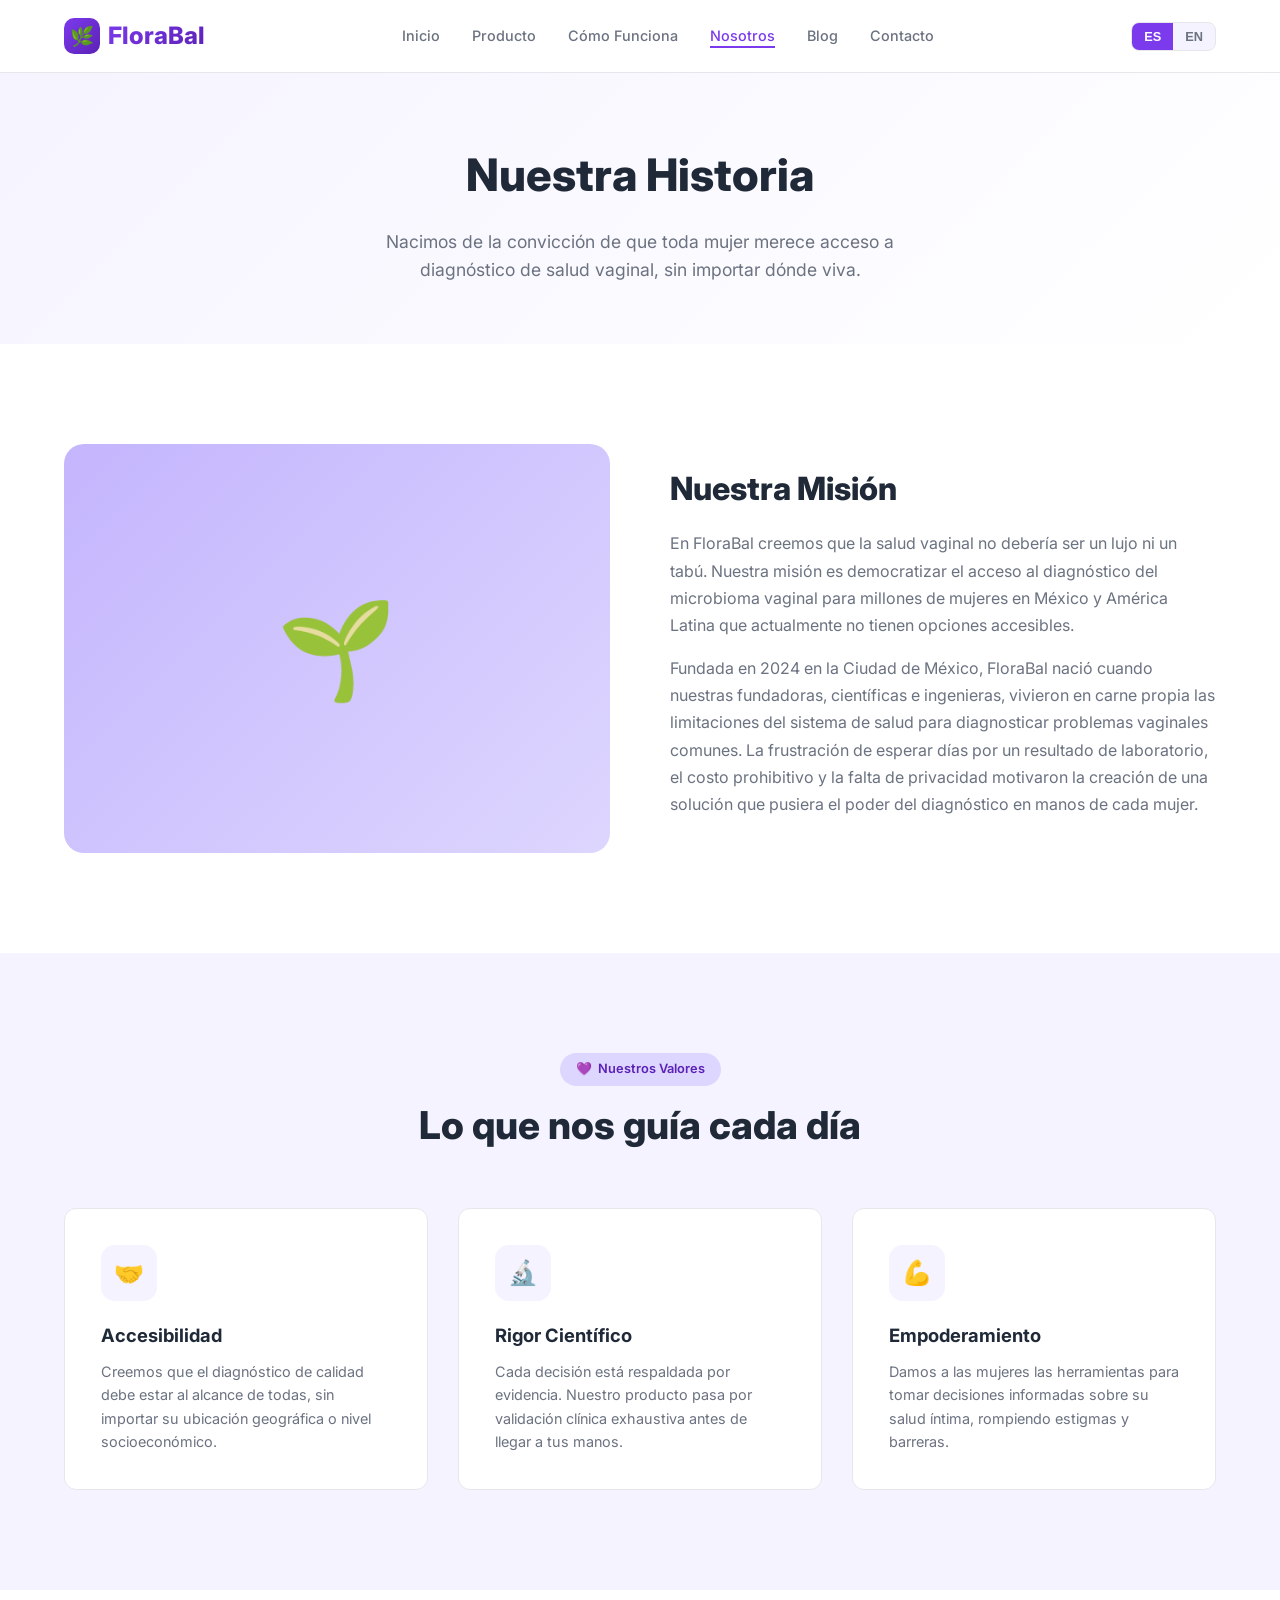
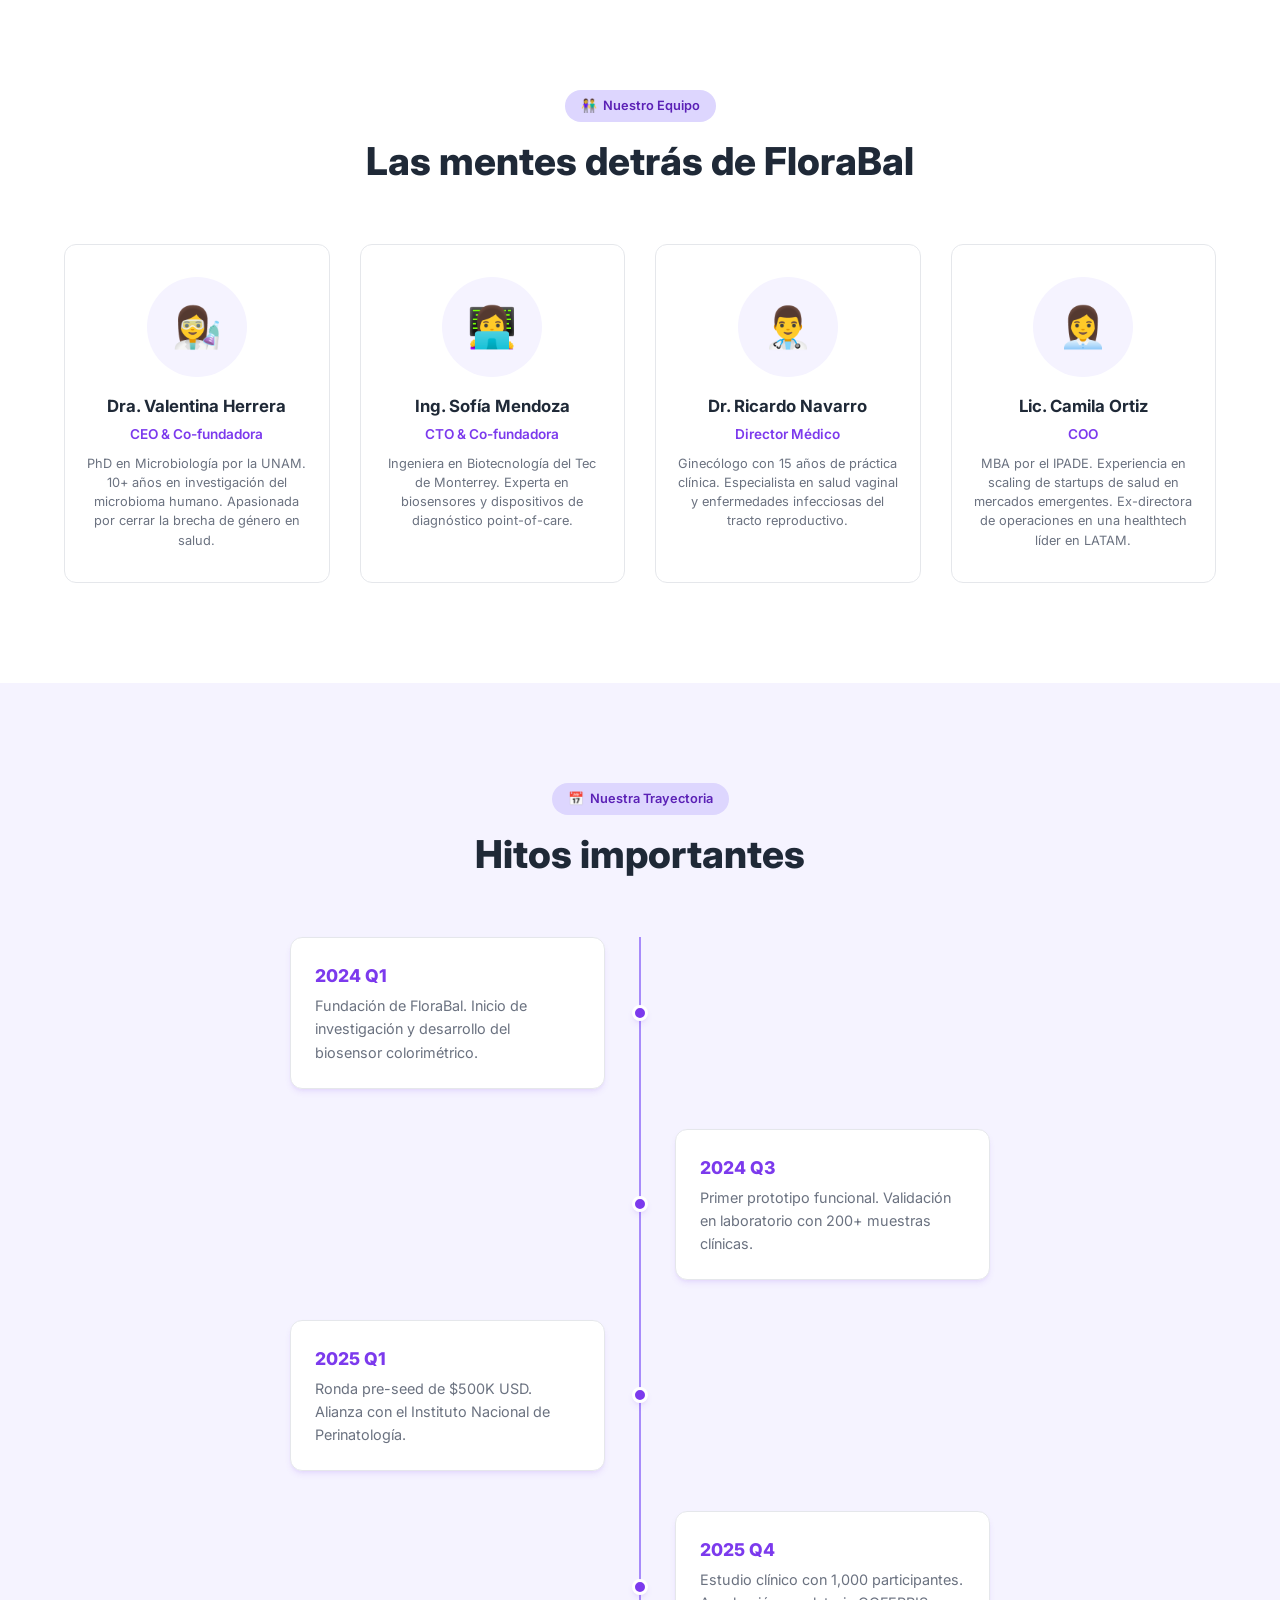
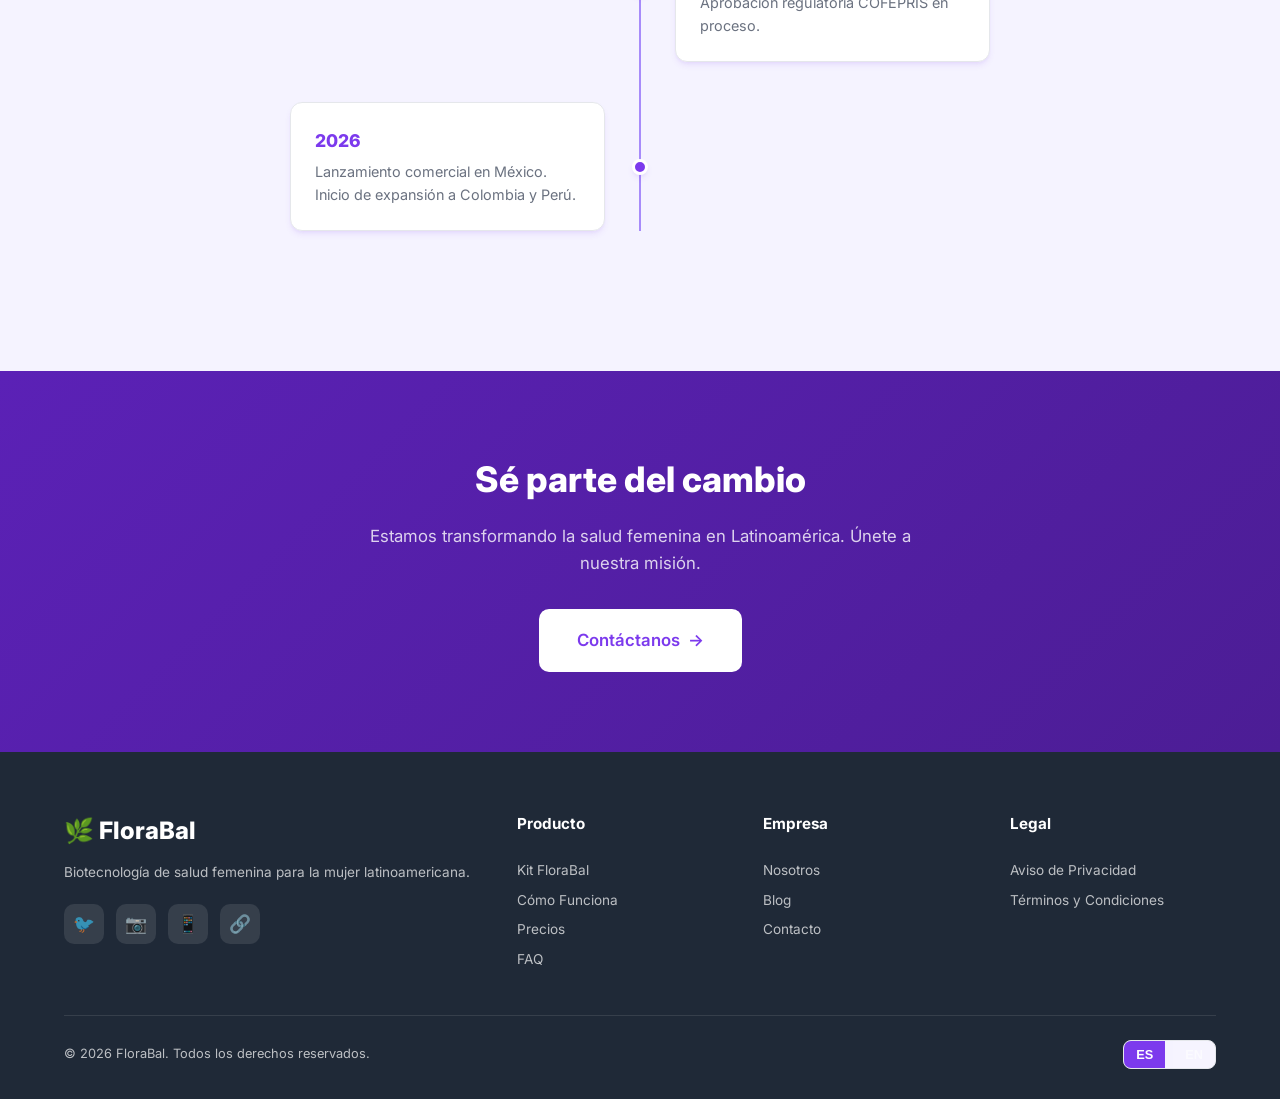
<file: about.html>
<!DOCTYPE html>
<html lang="es">
<head>
  <meta charset="UTF-8">
  <meta name="viewport" content="width=device-width, initial-scale=1.0">
  <title data-es="FloraBal - Nosotros" data-en="FloraBal - About Us">FloraBal - Nosotros</title>
  <link href="https://fonts.googleapis.com/css2?family=Inter:wght@400;500;600;700;800&display=swap" rel="stylesheet">
  <link rel="stylesheet" href="css/styles.css">
</head>
<body>

  <!-- HEADER -->
  <header class="header">
    <nav class="nav container">
      <a href="index.html" class="nav__logo">
        <div class="logo-icon">&#x1F33F;</div>
        <span>FloraBal</span>
      </a>
      <ul class="nav__links">
        <li><a href="index.html" class="nav__link"><span data-lang-es>Inicio</span><span data-lang-en>Home</span></a></li>
        <li><a href="product.html" class="nav__link"><span data-lang-es>Producto</span><span data-lang-en>Product</span></a></li>
        <li><a href="how-it-works.html" class="nav__link"><span data-lang-es>Cómo Funciona</span><span data-lang-en>How It Works</span></a></li>
        <li><a href="about.html" class="nav__link active"><span data-lang-es>Nosotros</span><span data-lang-en>About Us</span></a></li>
        <li><a href="blog.html" class="nav__link">Blog</a></li>
        <li><a href="contact.html" class="nav__link"><span data-lang-es>Contacto</span><span data-lang-en>Contact</span></a></li>
      </ul>
      <div class="nav__actions">
        <div class="lang-switcher">
          <button class="lang-btn active" data-lang="es">ES</button>
          <button class="lang-btn" data-lang="en">EN</button>
        </div>
        <button class="nav__hamburger"><span></span><span></span><span></span></button>
      </div>
    </nav>
  </header>

  <!-- PAGE HERO -->
  <section class="page-hero">
    <div class="container">
      <h1 class="page-hero__title">
        <span data-lang-es>Nuestra Historia</span>
        <span data-lang-en>Our Story</span>
      </h1>
      <p class="page-hero__subtitle">
        <span data-lang-es>Nacimos de la convicción de que toda mujer merece acceso a diagnóstico de salud vaginal, sin importar dónde viva.</span>
        <span data-lang-en>We were born from the conviction that every woman deserves access to vaginal health diagnostics, regardless of where she lives.</span>
      </p>
    </div>
  </section>

  <!-- MISSION -->
  <section class="section">
    <div class="container">
      <div class="about-content">
        <div class="about-content__image">&#x1F331;</div>
        <div class="about-content__text">
          <h2>
            <span data-lang-es>Nuestra Misión</span>
            <span data-lang-en>Our Mission</span>
          </h2>
          <p>
            <span data-lang-es>En FloraBal creemos que la salud vaginal no debería ser un lujo ni un tabú. Nuestra misión es democratizar el acceso al diagnóstico del microbioma vaginal para millones de mujeres en México y América Latina que actualmente no tienen opciones accesibles.</span>
            <span data-lang-en>At FloraBal we believe vaginal health should be neither a luxury nor a taboo. Our mission is to democratize access to vaginal microbiome diagnostics for millions of women in Mexico and Latin America who currently lack accessible options.</span>
          </p>
          <p>
            <span data-lang-es>Fundada en 2024 en la Ciudad de México, FloraBal nació cuando nuestras fundadoras, científicas e ingenieras, vivieron en carne propia las limitaciones del sistema de salud para diagnosticar problemas vaginales comunes. La frustración de esperar días por un resultado de laboratorio, el costo prohibitivo y la falta de privacidad motivaron la creación de una solución que pusiera el poder del diagnóstico en manos de cada mujer.</span>
            <span data-lang-en>Founded in 2024 in Mexico City, FloraBal was born when our founders, scientists and engineers, experienced firsthand the healthcare system's limitations in diagnosing common vaginal problems. The frustration of waiting days for lab results, prohibitive costs, and lack of privacy motivated the creation of a solution that puts diagnostic power in every woman's hands.</span>
          </p>
        </div>
      </div>
    </div>
  </section>

  <!-- VALUES -->
  <section class="section section--alt">
    <div class="container">
      <div class="section__header">
        <div class="section__badge">
          &#x1F49C;
          <span data-lang-es>Nuestros Valores</span>
          <span data-lang-en>Our Values</span>
        </div>
        <h2 class="section__title">
          <span data-lang-es>Lo que nos guía cada día</span>
          <span data-lang-en>What guides us every day</span>
        </h2>
      </div>
      <div class="features-grid">
        <div class="feature-card">
          <div class="feature-card__icon">&#x1F91D;</div>
          <h3 class="feature-card__title">
            <span data-lang-es>Accesibilidad</span>
            <span data-lang-en>Accessibility</span>
          </h3>
          <p class="feature-card__text">
            <span data-lang-es>Creemos que el diagnóstico de calidad debe estar al alcance de todas, sin importar su ubicación geográfica o nivel socioeconómico.</span>
            <span data-lang-en>We believe quality diagnostics should be within reach for everyone, regardless of geographic location or socioeconomic level.</span>
          </p>
        </div>
        <div class="feature-card">
          <div class="feature-card__icon">&#x1F52C;</div>
          <h3 class="feature-card__title">
            <span data-lang-es>Rigor Científico</span>
            <span data-lang-en>Scientific Rigor</span>
          </h3>
          <p class="feature-card__text">
            <span data-lang-es>Cada decisión está respaldada por evidencia. Nuestro producto pasa por validación clínica exhaustiva antes de llegar a tus manos.</span>
            <span data-lang-en>Every decision is backed by evidence. Our product undergoes exhaustive clinical validation before reaching your hands.</span>
          </p>
        </div>
        <div class="feature-card">
          <div class="feature-card__icon">&#x1F4AA;</div>
          <h3 class="feature-card__title">
            <span data-lang-es>Empoderamiento</span>
            <span data-lang-en>Empowerment</span>
          </h3>
          <p class="feature-card__text">
            <span data-lang-es>Damos a las mujeres las herramientas para tomar decisiones informadas sobre su salud íntima, rompiendo estigmas y barreras.</span>
            <span data-lang-en>We give women the tools to make informed decisions about their intimate health, breaking stigmas and barriers.</span>
          </p>
        </div>
      </div>
    </div>
  </section>

  <!-- TEAM -->
  <section class="section">
    <div class="container">
      <div class="section__header">
        <div class="section__badge">
          &#x1F46B;
          <span data-lang-es>Nuestro Equipo</span>
          <span data-lang-en>Our Team</span>
        </div>
        <h2 class="section__title">
          <span data-lang-es>Las mentes detrás de FloraBal</span>
          <span data-lang-en>The minds behind FloraBal</span>
        </h2>
      </div>
      <div class="team-grid">
        <div class="team-card">
          <div class="team-card__avatar">&#x1F469;&#x200D;&#x1F52C;</div>
          <h3 class="team-card__name">Dra. Valentina Herrera</h3>
          <p class="team-card__role">CEO & Co-fundadora</p>
          <p class="team-card__bio">
            <span data-lang-es>PhD en Microbiología por la UNAM. 10+ años en investigación del microbioma humano. Apasionada por cerrar la brecha de género en salud.</span>
            <span data-lang-en>PhD in Microbiology from UNAM. 10+ years researching the human microbiome. Passionate about closing the gender gap in healthcare.</span>
          </p>
        </div>
        <div class="team-card">
          <div class="team-card__avatar">&#x1F469;&#x200D;&#x1F4BB;</div>
          <h3 class="team-card__name">Ing. Sofía Mendoza</h3>
          <p class="team-card__role">CTO & Co-fundadora</p>
          <p class="team-card__bio">
            <span data-lang-es>Ingeniera en Biotecnología del Tec de Monterrey. Experta en biosensores y dispositivos de diagnóstico point-of-care.</span>
            <span data-lang-en>Biotechnology Engineer from Tec de Monterrey. Expert in biosensors and point-of-care diagnostic devices.</span>
          </p>
        </div>
        <div class="team-card">
          <div class="team-card__avatar">&#x1F468;&#x200D;&#x2695;&#xFE0F;</div>
          <h3 class="team-card__name">Dr. Ricardo Navarro</h3>
          <p class="team-card__role">
            <span data-lang-es>Director Médico</span>
            <span data-lang-en>Medical Director</span>
          </p>
          <p class="team-card__bio">
            <span data-lang-es>Ginecólogo con 15 años de práctica clínica. Especialista en salud vaginal y enfermedades infecciosas del tracto reproductivo.</span>
            <span data-lang-en>Gynecologist with 15 years of clinical practice. Specialist in vaginal health and reproductive tract infectious diseases.</span>
          </p>
        </div>
        <div class="team-card">
          <div class="team-card__avatar">&#x1F469;&#x200D;&#x1F4BC;</div>
          <h3 class="team-card__name">Lic. Camila Ortiz</h3>
          <p class="team-card__role">COO</p>
          <p class="team-card__bio">
            <span data-lang-es>MBA por el IPADE. Experiencia en scaling de startups de salud en mercados emergentes. Ex-directora de operaciones en una healthtech líder en LATAM.</span>
            <span data-lang-en>MBA from IPADE. Experience scaling health startups in emerging markets. Former COO of a leading LATAM healthtech company.</span>
          </p>
        </div>
      </div>
    </div>
  </section>

  <!-- TIMELINE -->
  <section class="section section--alt">
    <div class="container">
      <div class="section__header">
        <div class="section__badge">
          &#x1F4C5;
          <span data-lang-es>Nuestra Trayectoria</span>
          <span data-lang-en>Our Journey</span>
        </div>
        <h2 class="section__title">
          <span data-lang-es>Hitos importantes</span>
          <span data-lang-en>Key milestones</span>
        </h2>
      </div>
      <div class="timeline">
        <div class="timeline__item">
          <div class="timeline__content">
            <div class="timeline__year">2024 Q1</div>
            <p class="timeline__text">
              <span data-lang-es>Fundación de FloraBal. Inicio de investigación y desarrollo del biosensor colorimétrico.</span>
              <span data-lang-en>FloraBal founded. Start of R&D for the colorimetric biosensor.</span>
            </p>
          </div>
          <div class="timeline__dot"></div>
        </div>
        <div class="timeline__item">
          <div class="timeline__content">
            <div class="timeline__year">2024 Q3</div>
            <p class="timeline__text">
              <span data-lang-es>Primer prototipo funcional. Validación en laboratorio con 200+ muestras clínicas.</span>
              <span data-lang-en>First functional prototype. Lab validation with 200+ clinical samples.</span>
            </p>
          </div>
          <div class="timeline__dot"></div>
        </div>
        <div class="timeline__item">
          <div class="timeline__content">
            <div class="timeline__year">2025 Q1</div>
            <p class="timeline__text">
              <span data-lang-es>Ronda pre-seed de $500K USD. Alianza con el Instituto Nacional de Perinatología.</span>
              <span data-lang-en>$500K USD pre-seed round. Partnership with the National Perinatology Institute.</span>
            </p>
          </div>
          <div class="timeline__dot"></div>
        </div>
        <div class="timeline__item">
          <div class="timeline__content">
            <div class="timeline__year">2025 Q4</div>
            <p class="timeline__text">
              <span data-lang-es>Estudio clínico con 1,000 participantes. Aprobación regulatoria COFEPRIS en proceso.</span>
              <span data-lang-en>Clinical study with 1,000 participants. COFEPRIS regulatory approval in progress.</span>
            </p>
          </div>
          <div class="timeline__dot"></div>
        </div>
        <div class="timeline__item">
          <div class="timeline__content">
            <div class="timeline__year">2026</div>
            <p class="timeline__text">
              <span data-lang-es>Lanzamiento comercial en México. Inicio de expansión a Colombia y Perú.</span>
              <span data-lang-en>Commercial launch in Mexico. Start of expansion to Colombia and Peru.</span>
            </p>
          </div>
          <div class="timeline__dot"></div>
        </div>
      </div>
    </div>
  </section>

  <!-- CTA -->
  <section class="section section--purple cta-section">
    <div class="container">
      <h2 class="cta-section__title">
        <span data-lang-es>Sé parte del cambio</span>
        <span data-lang-en>Be part of the change</span>
      </h2>
      <p class="cta-section__text">
        <span data-lang-es>Estamos transformando la salud femenina en Latinoamérica. Únete a nuestra misión.</span>
        <span data-lang-en>We're transforming women's health in Latin America. Join our mission.</span>
      </p>
      <a href="contact.html" class="btn btn--white btn--lg">
        <span data-lang-es>Contáctanos</span>
        <span data-lang-en>Contact Us</span>
        &#x2192;
      </a>
    </div>
  </section>

  <!-- FOOTER -->
  <footer class="footer">
    <div class="container">
      <div class="footer-grid">
        <div>
          <div class="footer__brand-name">&#x1F33F; FloraBal</div>
          <p class="footer__brand-text">
            <span data-lang-es>Biotecnología de salud femenina para la mujer latinoamericana.</span>
            <span data-lang-en>Women's health biotechnology for Latin American women.</span>
          </p>
          <div class="footer__social">
            <a href="#" class="footer__social-link">&#x1F426;</a>
            <a href="#" class="footer__social-link">&#x1F4F7;</a>
            <a href="#" class="footer__social-link">&#x1F4F1;</a>
            <a href="#" class="footer__social-link">&#x1F517;</a>
          </div>
        </div>
        <div>
          <h4 class="footer__heading"><span data-lang-es>Producto</span><span data-lang-en>Product</span></h4>
          <a href="product.html" class="footer__link"><span data-lang-es>Kit FloraBal</span><span data-lang-en>FloraBal Kit</span></a>
          <a href="how-it-works.html" class="footer__link"><span data-lang-es>Cómo Funciona</span><span data-lang-en>How It Works</span></a>
          <a href="#" class="footer__link"><span data-lang-es>Precios</span><span data-lang-en>Pricing</span></a>
          <a href="#" class="footer__link">FAQ</a>
        </div>
        <div>
          <h4 class="footer__heading"><span data-lang-es>Empresa</span><span data-lang-en>Company</span></h4>
          <a href="about.html" class="footer__link"><span data-lang-es>Nosotros</span><span data-lang-en>About Us</span></a>
          <a href="blog.html" class="footer__link">Blog</a>
          <a href="contact.html" class="footer__link"><span data-lang-es>Contacto</span><span data-lang-en>Contact</span></a>
        </div>
        <div>
          <h4 class="footer__heading">Legal</h4>
          <a href="#" class="footer__link"><span data-lang-es>Aviso de Privacidad</span><span data-lang-en>Privacy Policy</span></a>
          <a href="#" class="footer__link"><span data-lang-es>Términos y Condiciones</span><span data-lang-en>Terms & Conditions</span></a>
        </div>
      </div>
      <div class="footer__bottom">
        <p>&copy; 2026 FloraBal. <span data-lang-es>Todos los derechos reservados.</span><span data-lang-en>All rights reserved.</span></p>
        <div class="footer__lang-switcher lang-switcher">
          <button class="lang-btn active" data-lang="es">ES</button>
          <button class="lang-btn" data-lang="en">EN</button>
        </div>
      </div>
    </div>
  </footer>

  <script src="js/main.js"></script>
</body>
</html>
</file>
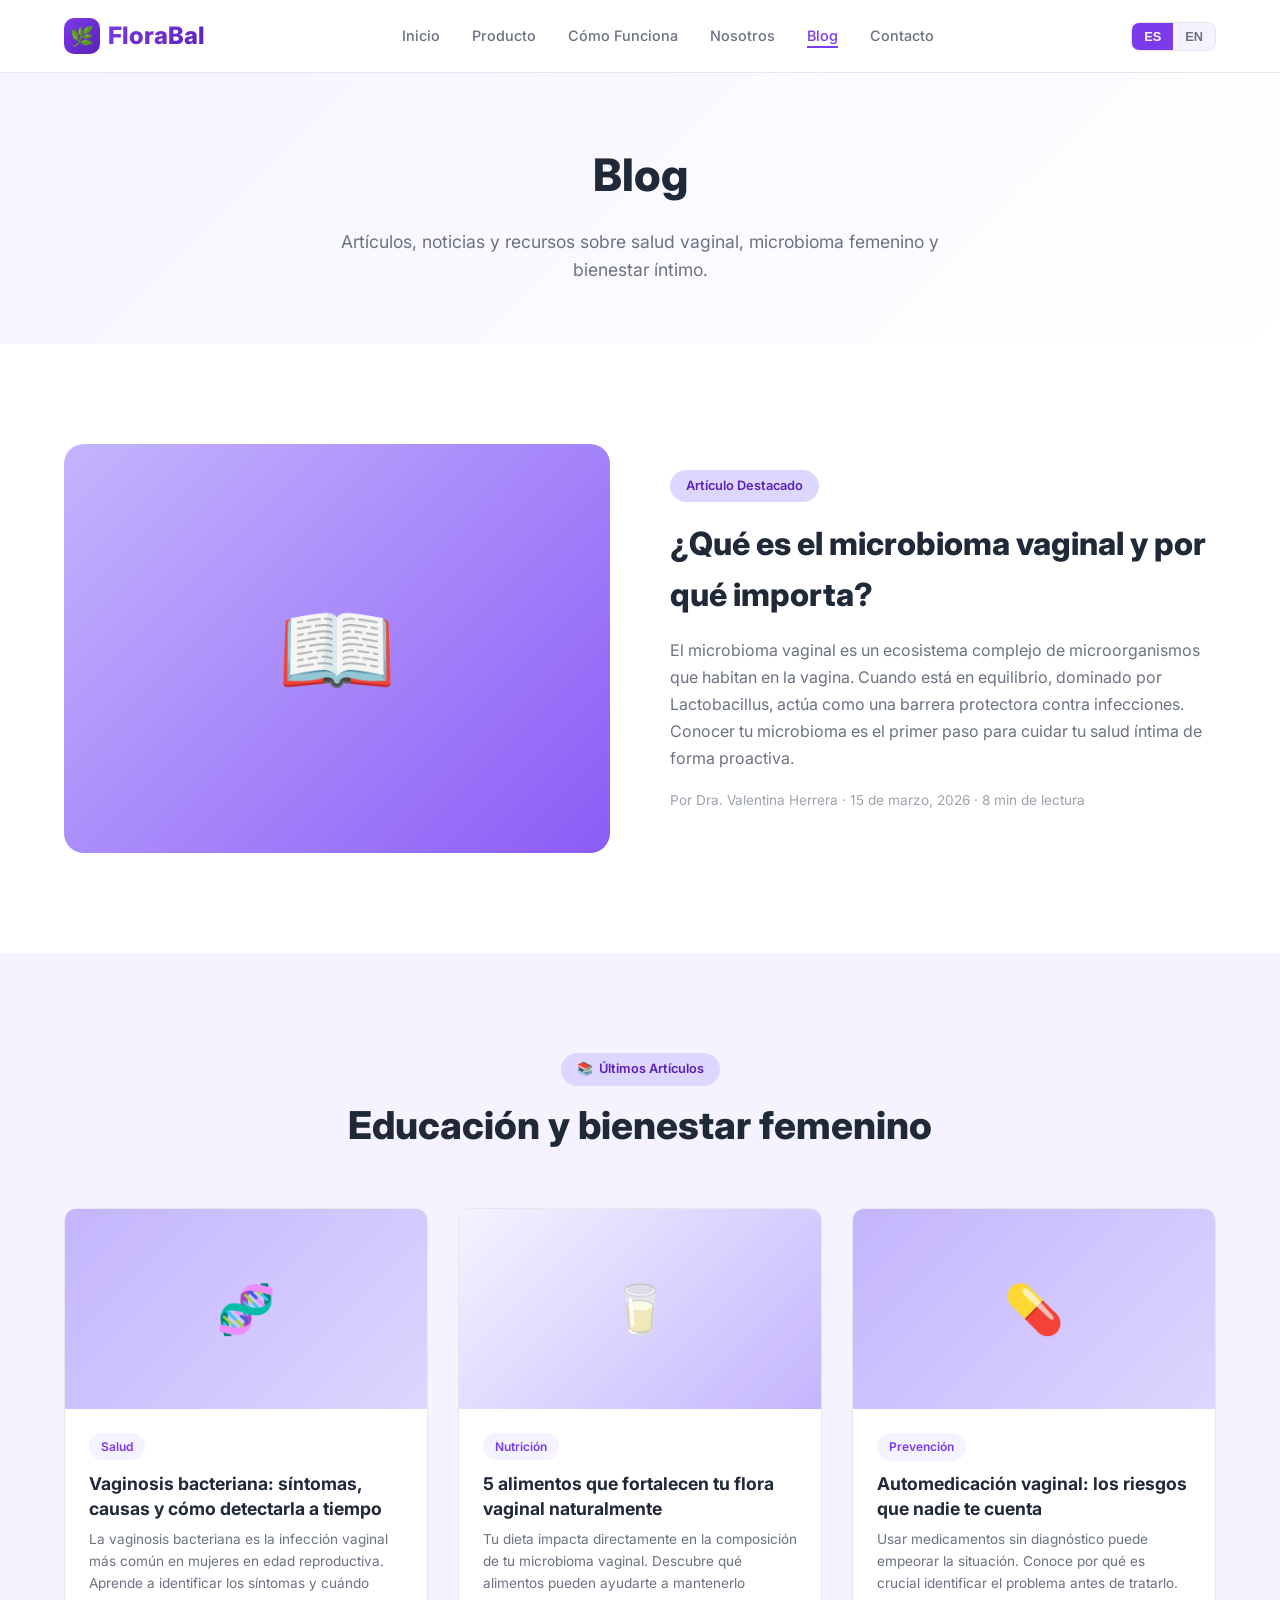
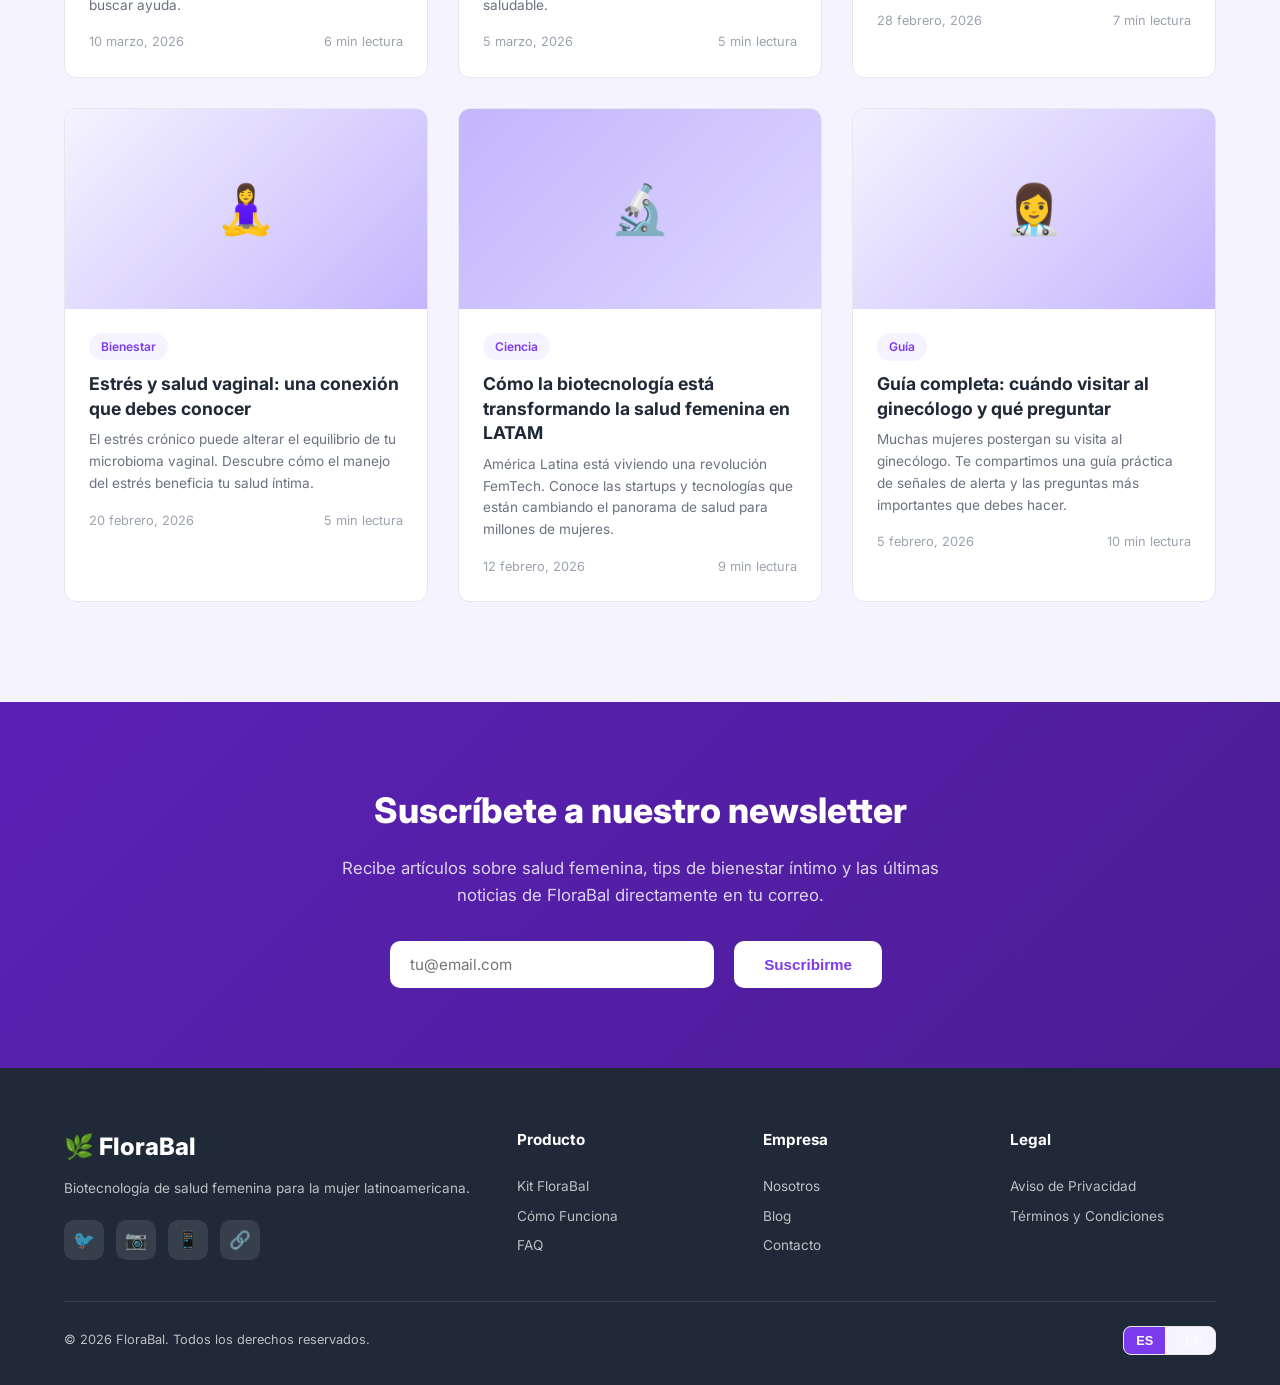
<file: blog.html>
<!DOCTYPE html>
<html lang="es">
<head>
  <meta charset="UTF-8">
  <meta name="viewport" content="width=device-width, initial-scale=1.0">
  <title data-es="FloraBal - Blog" data-en="FloraBal - Blog">FloraBal - Blog</title>
  <link href="https://fonts.googleapis.com/css2?family=Inter:wght@400;500;600;700;800&display=swap" rel="stylesheet">
  <link rel="stylesheet" href="css/styles.css">
</head>
<body>

  <!-- HEADER -->
  <header class="header">
    <nav class="nav container">
      <a href="index.html" class="nav__logo">
        <div class="logo-icon">&#x1F33F;</div>
        <span>FloraBal</span>
      </a>
      <ul class="nav__links">
        <li><a href="index.html" class="nav__link"><span data-lang-es>Inicio</span><span data-lang-en>Home</span></a></li>
        <li><a href="product.html" class="nav__link"><span data-lang-es>Producto</span><span data-lang-en>Product</span></a></li>
        <li><a href="how-it-works.html" class="nav__link"><span data-lang-es>Cómo Funciona</span><span data-lang-en>How It Works</span></a></li>
        <li><a href="about.html" class="nav__link"><span data-lang-es>Nosotros</span><span data-lang-en>About Us</span></a></li>
        <li><a href="blog.html" class="nav__link active">Blog</a></li>
        <li><a href="contact.html" class="nav__link"><span data-lang-es>Contacto</span><span data-lang-en>Contact</span></a></li>
      </ul>
      <div class="nav__actions">
        <div class="lang-switcher">
          <button class="lang-btn active" data-lang="es">ES</button>
          <button class="lang-btn" data-lang="en">EN</button>
        </div>
        <button class="nav__hamburger"><span></span><span></span><span></span></button>
      </div>
    </nav>
  </header>

  <!-- PAGE HERO -->
  <section class="page-hero">
    <div class="container">
      <h1 class="page-hero__title">Blog</h1>
      <p class="page-hero__subtitle">
        <span data-lang-es>Artículos, noticias y recursos sobre salud vaginal, microbioma femenino y bienestar íntimo.</span>
        <span data-lang-en>Articles, news, and resources about vaginal health, the female microbiome, and intimate wellness.</span>
      </p>
    </div>
  </section>

  <!-- FEATURED POST -->
  <section class="section">
    <div class="container">
      <div class="about-content">
        <div class="about-content__image" style="background: linear-gradient(135deg, #C4B5FD, #8B5CF6);">&#x1F4D6;</div>
        <div class="about-content__text">
          <div class="section__badge">
            <span data-lang-es>Artículo Destacado</span>
            <span data-lang-en>Featured Article</span>
          </div>
          <h2>
            <span data-lang-es>¿Qué es el microbioma vaginal y por qué importa?</span>
            <span data-lang-en>What is the vaginal microbiome and why does it matter?</span>
          </h2>
          <p>
            <span data-lang-es>El microbioma vaginal es un ecosistema complejo de microorganismos que habitan en la vagina. Cuando está en equilibrio, dominado por Lactobacillus, actúa como una barrera protectora contra infecciones. Conocer tu microbioma es el primer paso para cuidar tu salud íntima de forma proactiva.</span>
            <span data-lang-en>The vaginal microbiome is a complex ecosystem of microorganisms that inhabit the vagina. When balanced, dominated by Lactobacillus, it acts as a protective barrier against infections. Knowing your microbiome is the first step to proactively caring for your intimate health.</span>
          </p>
          <p style="font-size: 0.85rem; color: var(--text-lighter);">
            <span data-lang-es>Por Dra. Valentina Herrera &middot; 15 de marzo, 2026 &middot; 8 min de lectura</span>
            <span data-lang-en>By Dr. Valentina Herrera &middot; March 15, 2026 &middot; 8 min read</span>
          </p>
        </div>
      </div>
    </div>
  </section>

  <!-- BLOG GRID -->
  <section class="section section--alt">
    <div class="container">
      <div class="section__header">
        <div class="section__badge">
          &#x1F4DA;
          <span data-lang-es>Últimos Artículos</span>
          <span data-lang-en>Latest Articles</span>
        </div>
        <h2 class="section__title">
          <span data-lang-es>Educación y bienestar femenino</span>
          <span data-lang-en>Women's education and wellness</span>
        </h2>
      </div>
      <div class="blog-grid">

        <!-- Article 1 -->
        <div class="blog-card">
          <div class="blog-card__image">&#x1F9EC;</div>
          <div class="blog-card__content">
            <span class="blog-card__tag">
              <span data-lang-es>Salud</span>
              <span data-lang-en>Health</span>
            </span>
            <h3 class="blog-card__title">
              <span data-lang-es>Vaginosis bacteriana: síntomas, causas y cómo detectarla a tiempo</span>
              <span data-lang-en>Bacterial vaginosis: symptoms, causes, and how to detect it early</span>
            </h3>
            <p class="blog-card__excerpt">
              <span data-lang-es>La vaginosis bacteriana es la infección vaginal más común en mujeres en edad reproductiva. Aprende a identificar los síntomas y cuándo buscar ayuda.</span>
              <span data-lang-en>Bacterial vaginosis is the most common vaginal infection in women of reproductive age. Learn to identify symptoms and when to seek help.</span>
            </p>
            <div class="blog-card__meta">
              <span>
                <span data-lang-es>10 marzo, 2026</span>
                <span data-lang-en>March 10, 2026</span>
              </span>
              <span>
                <span data-lang-es>6 min lectura</span>
                <span data-lang-en>6 min read</span>
              </span>
            </div>
          </div>
        </div>

        <!-- Article 2 -->
        <div class="blog-card">
          <div class="blog-card__image blog-card__image--alt">&#x1F95B;</div>
          <div class="blog-card__content">
            <span class="blog-card__tag">
              <span data-lang-es>Nutrición</span>
              <span data-lang-en>Nutrition</span>
            </span>
            <h3 class="blog-card__title">
              <span data-lang-es>5 alimentos que fortalecen tu flora vaginal naturalmente</span>
              <span data-lang-en>5 foods that naturally strengthen your vaginal flora</span>
            </h3>
            <p class="blog-card__excerpt">
              <span data-lang-es>Tu dieta impacta directamente en la composición de tu microbioma vaginal. Descubre qué alimentos pueden ayudarte a mantenerlo saludable.</span>
              <span data-lang-en>Your diet directly impacts the composition of your vaginal microbiome. Discover which foods can help you keep it healthy.</span>
            </p>
            <div class="blog-card__meta">
              <span>
                <span data-lang-es>5 marzo, 2026</span>
                <span data-lang-en>March 5, 2026</span>
              </span>
              <span>
                <span data-lang-es>5 min lectura</span>
                <span data-lang-en>5 min read</span>
              </span>
            </div>
          </div>
        </div>

        <!-- Article 3 -->
        <div class="blog-card">
          <div class="blog-card__image">&#x1F48A;</div>
          <div class="blog-card__content">
            <span class="blog-card__tag">
              <span data-lang-es>Prevención</span>
              <span data-lang-en>Prevention</span>
            </span>
            <h3 class="blog-card__title">
              <span data-lang-es>Automedicación vaginal: los riesgos que nadie te cuenta</span>
              <span data-lang-en>Vaginal self-medication: the risks nobody tells you about</span>
            </h3>
            <p class="blog-card__excerpt">
              <span data-lang-es>Usar medicamentos sin diagnóstico puede empeorar la situación. Conoce por qué es crucial identificar el problema antes de tratarlo.</span>
              <span data-lang-en>Using medication without a diagnosis can worsen the situation. Learn why it's crucial to identify the problem before treating it.</span>
            </p>
            <div class="blog-card__meta">
              <span>
                <span data-lang-es>28 febrero, 2026</span>
                <span data-lang-en>February 28, 2026</span>
              </span>
              <span>
                <span data-lang-es>7 min lectura</span>
                <span data-lang-en>7 min read</span>
              </span>
            </div>
          </div>
        </div>

        <!-- Article 4 -->
        <div class="blog-card">
          <div class="blog-card__image blog-card__image--alt">&#x1F9D8;&#x200D;&#x2640;&#xFE0F;</div>
          <div class="blog-card__content">
            <span class="blog-card__tag">
              <span data-lang-es>Bienestar</span>
              <span data-lang-en>Wellness</span>
            </span>
            <h3 class="blog-card__title">
              <span data-lang-es>Estrés y salud vaginal: una conexión que debes conocer</span>
              <span data-lang-en>Stress and vaginal health: a connection you should know about</span>
            </h3>
            <p class="blog-card__excerpt">
              <span data-lang-es>El estrés crónico puede alterar el equilibrio de tu microbioma vaginal. Descubre cómo el manejo del estrés beneficia tu salud íntima.</span>
              <span data-lang-en>Chronic stress can alter your vaginal microbiome balance. Discover how stress management benefits your intimate health.</span>
            </p>
            <div class="blog-card__meta">
              <span>
                <span data-lang-es>20 febrero, 2026</span>
                <span data-lang-en>February 20, 2026</span>
              </span>
              <span>
                <span data-lang-es>5 min lectura</span>
                <span data-lang-en>5 min read</span>
              </span>
            </div>
          </div>
        </div>

        <!-- Article 5 -->
        <div class="blog-card">
          <div class="blog-card__image">&#x1F52C;</div>
          <div class="blog-card__content">
            <span class="blog-card__tag">
              <span data-lang-es>Ciencia</span>
              <span data-lang-en>Science</span>
            </span>
            <h3 class="blog-card__title">
              <span data-lang-es>Cómo la biotecnología está transformando la salud femenina en LATAM</span>
              <span data-lang-en>How biotechnology is transforming women's health in LATAM</span>
            </h3>
            <p class="blog-card__excerpt">
              <span data-lang-es>América Latina está viviendo una revolución FemTech. Conoce las startups y tecnologías que están cambiando el panorama de salud para millones de mujeres.</span>
              <span data-lang-en>Latin America is experiencing a FemTech revolution. Learn about the startups and technologies changing the health landscape for millions of women.</span>
            </p>
            <div class="blog-card__meta">
              <span>
                <span data-lang-es>12 febrero, 2026</span>
                <span data-lang-en>February 12, 2026</span>
              </span>
              <span>
                <span data-lang-es>9 min lectura</span>
                <span data-lang-en>9 min read</span>
              </span>
            </div>
          </div>
        </div>

        <!-- Article 6 -->
        <div class="blog-card">
          <div class="blog-card__image blog-card__image--alt">&#x1F469;&#x200D;&#x2695;&#xFE0F;</div>
          <div class="blog-card__content">
            <span class="blog-card__tag">
              <span data-lang-es>Guía</span>
              <span data-lang-en>Guide</span>
            </span>
            <h3 class="blog-card__title">
              <span data-lang-es>Guía completa: cuándo visitar al ginecólogo y qué preguntar</span>
              <span data-lang-en>Complete guide: when to visit the gynecologist and what to ask</span>
            </h3>
            <p class="blog-card__excerpt">
              <span data-lang-es>Muchas mujeres postergan su visita al ginecólogo. Te compartimos una guía práctica de señales de alerta y las preguntas más importantes que debes hacer.</span>
              <span data-lang-en>Many women postpone their gynecologist visit. We share a practical guide of warning signs and the most important questions you should ask.</span>
            </p>
            <div class="blog-card__meta">
              <span>
                <span data-lang-es>5 febrero, 2026</span>
                <span data-lang-en>February 5, 2026</span>
              </span>
              <span>
                <span data-lang-es>10 min lectura</span>
                <span data-lang-en>10 min read</span>
              </span>
            </div>
          </div>
        </div>

      </div>
    </div>
  </section>

  <!-- NEWSLETTER -->
  <section class="section section--purple cta-section">
    <div class="container">
      <h2 class="cta-section__title">
        <span data-lang-es>Suscríbete a nuestro newsletter</span>
        <span data-lang-en>Subscribe to our newsletter</span>
      </h2>
      <p class="cta-section__text">
        <span data-lang-es>Recibe artículos sobre salud femenina, tips de bienestar íntimo y las últimas noticias de FloraBal directamente en tu correo.</span>
        <span data-lang-en>Receive articles about women's health, intimate wellness tips, and the latest FloraBal news directly in your inbox.</span>
      </p>
      <div style="display:flex; gap:12px; justify-content:center; flex-wrap:wrap; max-width:500px; margin:0 auto;">
        <input type="email" placeholder="tu@email.com" style="flex:1; min-width:240px; padding:14px 20px; border-radius:10px; border:none; font-size:0.95rem; font-family:inherit;">
        <button class="btn btn--white">
          <span data-lang-es>Suscribirme</span>
          <span data-lang-en>Subscribe</span>
        </button>
      </div>
    </div>
  </section>

  <!-- FOOTER -->
  <footer class="footer">
    <div class="container">
      <div class="footer-grid">
        <div>
          <div class="footer__brand-name">&#x1F33F; FloraBal</div>
          <p class="footer__brand-text">
            <span data-lang-es>Biotecnología de salud femenina para la mujer latinoamericana.</span>
            <span data-lang-en>Women's health biotechnology for Latin American women.</span>
          </p>
          <div class="footer__social">
            <a href="#" class="footer__social-link">&#x1F426;</a>
            <a href="#" class="footer__social-link">&#x1F4F7;</a>
            <a href="#" class="footer__social-link">&#x1F4F1;</a>
            <a href="#" class="footer__social-link">&#x1F517;</a>
          </div>
        </div>
        <div>
          <h4 class="footer__heading"><span data-lang-es>Producto</span><span data-lang-en>Product</span></h4>
          <a href="product.html" class="footer__link"><span data-lang-es>Kit FloraBal</span><span data-lang-en>FloraBal Kit</span></a>
          <a href="how-it-works.html" class="footer__link"><span data-lang-es>Cómo Funciona</span><span data-lang-en>How It Works</span></a>
          <a href="#" class="footer__link">FAQ</a>
        </div>
        <div>
          <h4 class="footer__heading"><span data-lang-es>Empresa</span><span data-lang-en>Company</span></h4>
          <a href="about.html" class="footer__link"><span data-lang-es>Nosotros</span><span data-lang-en>About Us</span></a>
          <a href="blog.html" class="footer__link">Blog</a>
          <a href="contact.html" class="footer__link"><span data-lang-es>Contacto</span><span data-lang-en>Contact</span></a>
        </div>
        <div>
          <h4 class="footer__heading">Legal</h4>
          <a href="#" class="footer__link"><span data-lang-es>Aviso de Privacidad</span><span data-lang-en>Privacy Policy</span></a>
          <a href="#" class="footer__link"><span data-lang-es>Términos y Condiciones</span><span data-lang-en>Terms & Conditions</span></a>
        </div>
      </div>
      <div class="footer__bottom">
        <p>&copy; 2026 FloraBal. <span data-lang-es>Todos los derechos reservados.</span><span data-lang-en>All rights reserved.</span></p>
        <div class="footer__lang-switcher lang-switcher">
          <button class="lang-btn active" data-lang="es">ES</button>
          <button class="lang-btn" data-lang="en">EN</button>
        </div>
      </div>
    </div>
  </footer>

  <script src="js/main.js"></script>
</body>
</html>
</file>
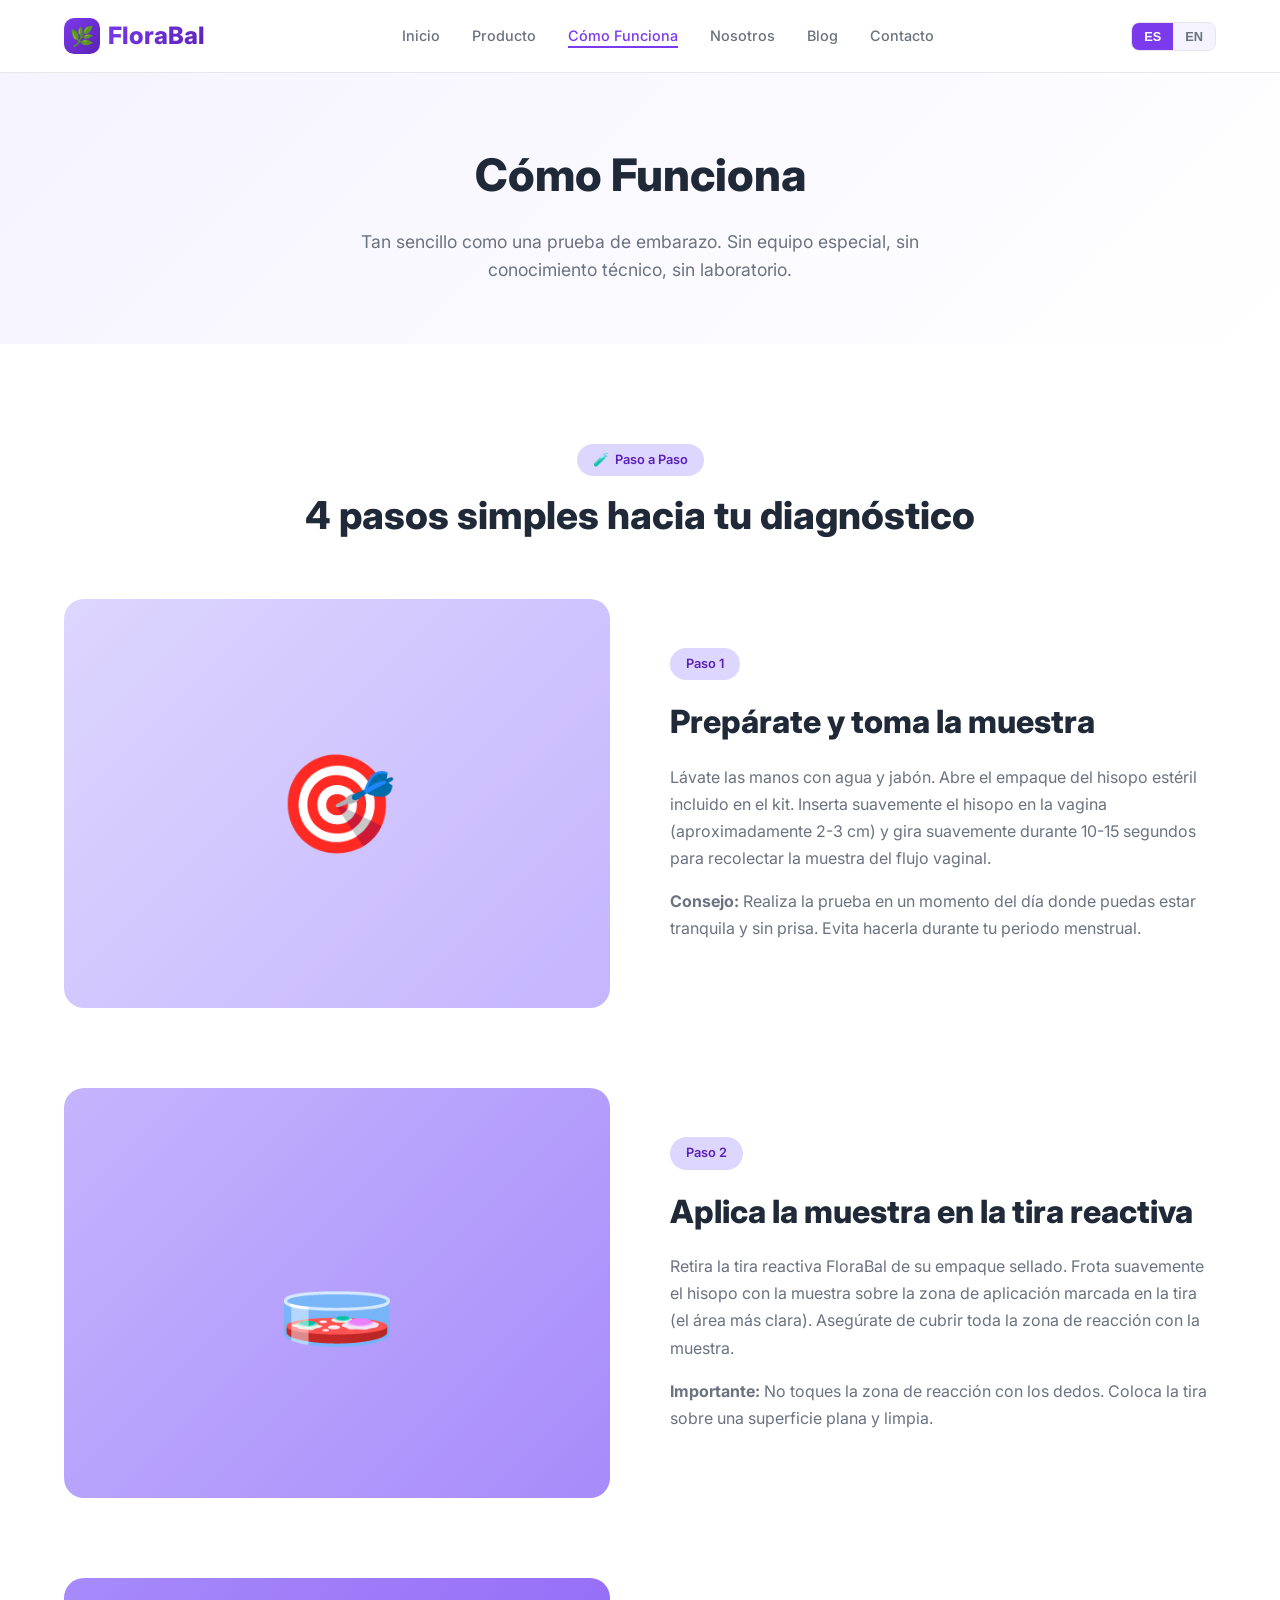
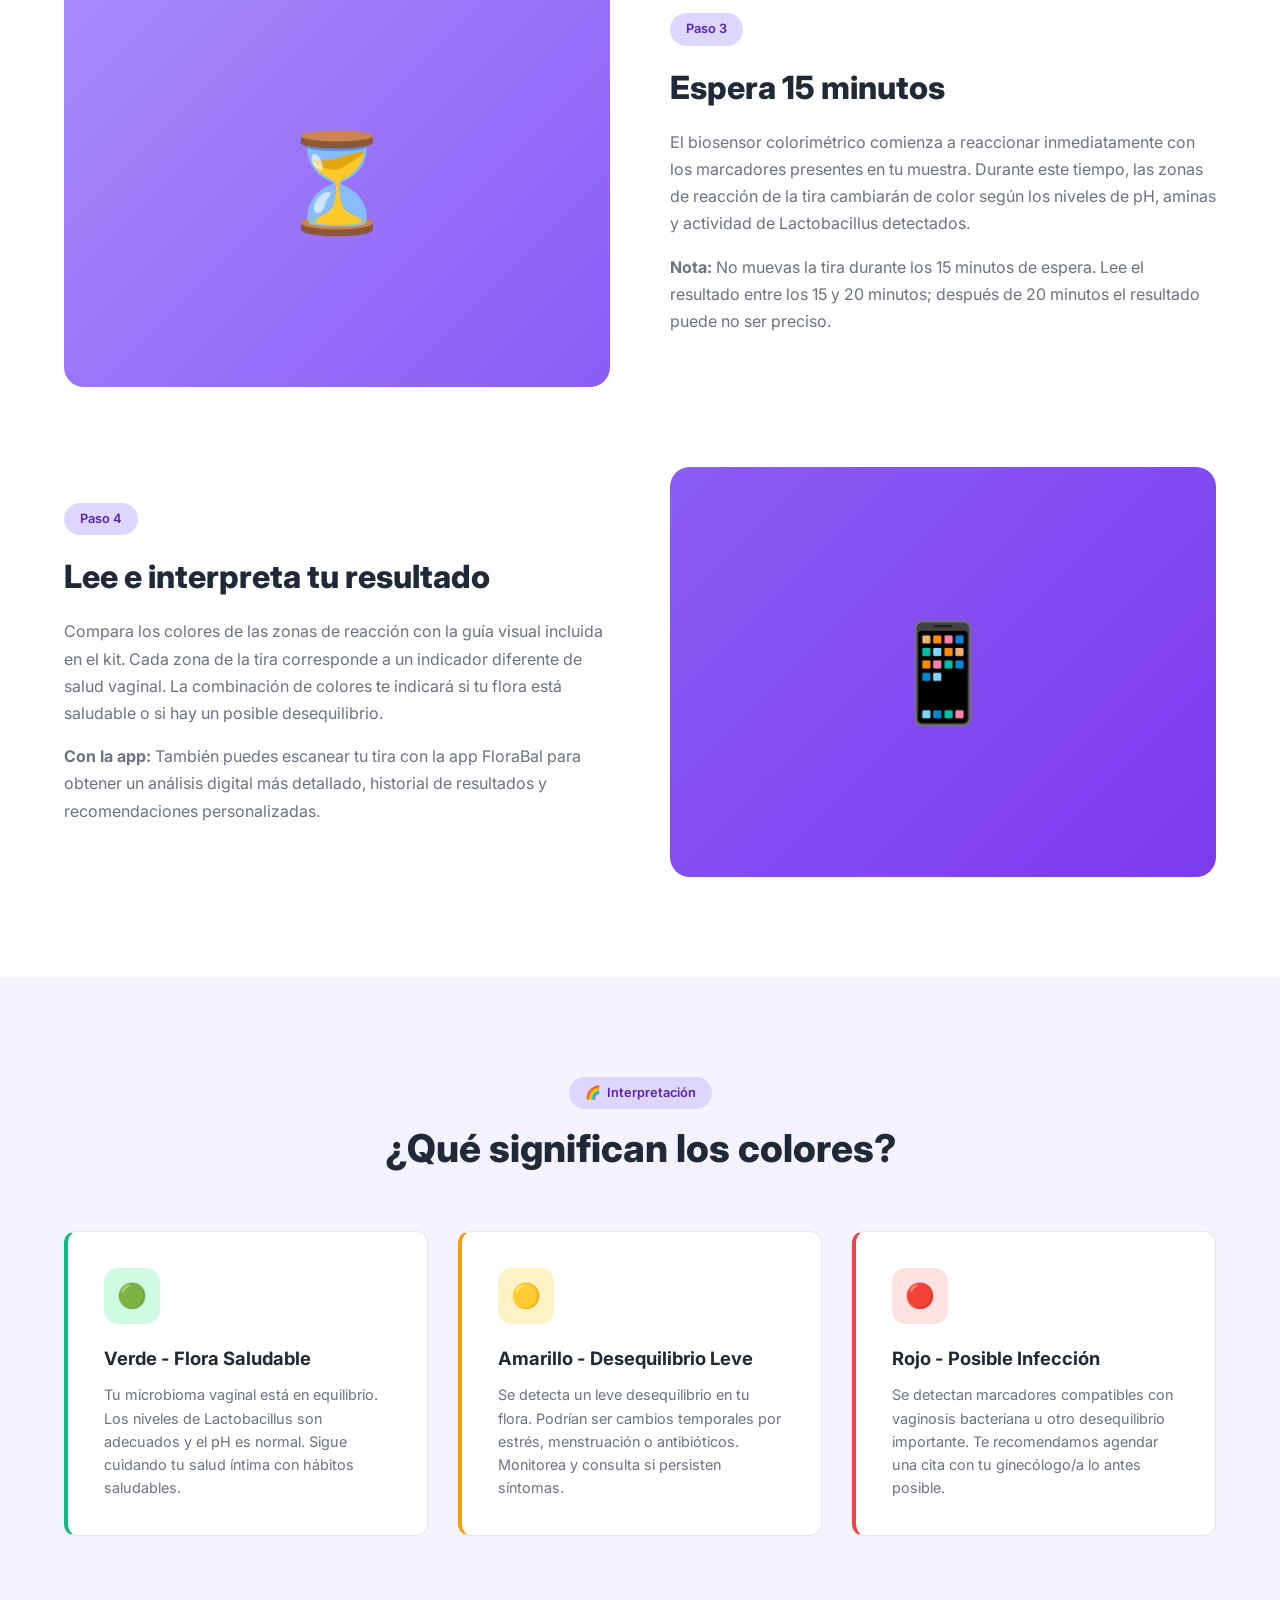
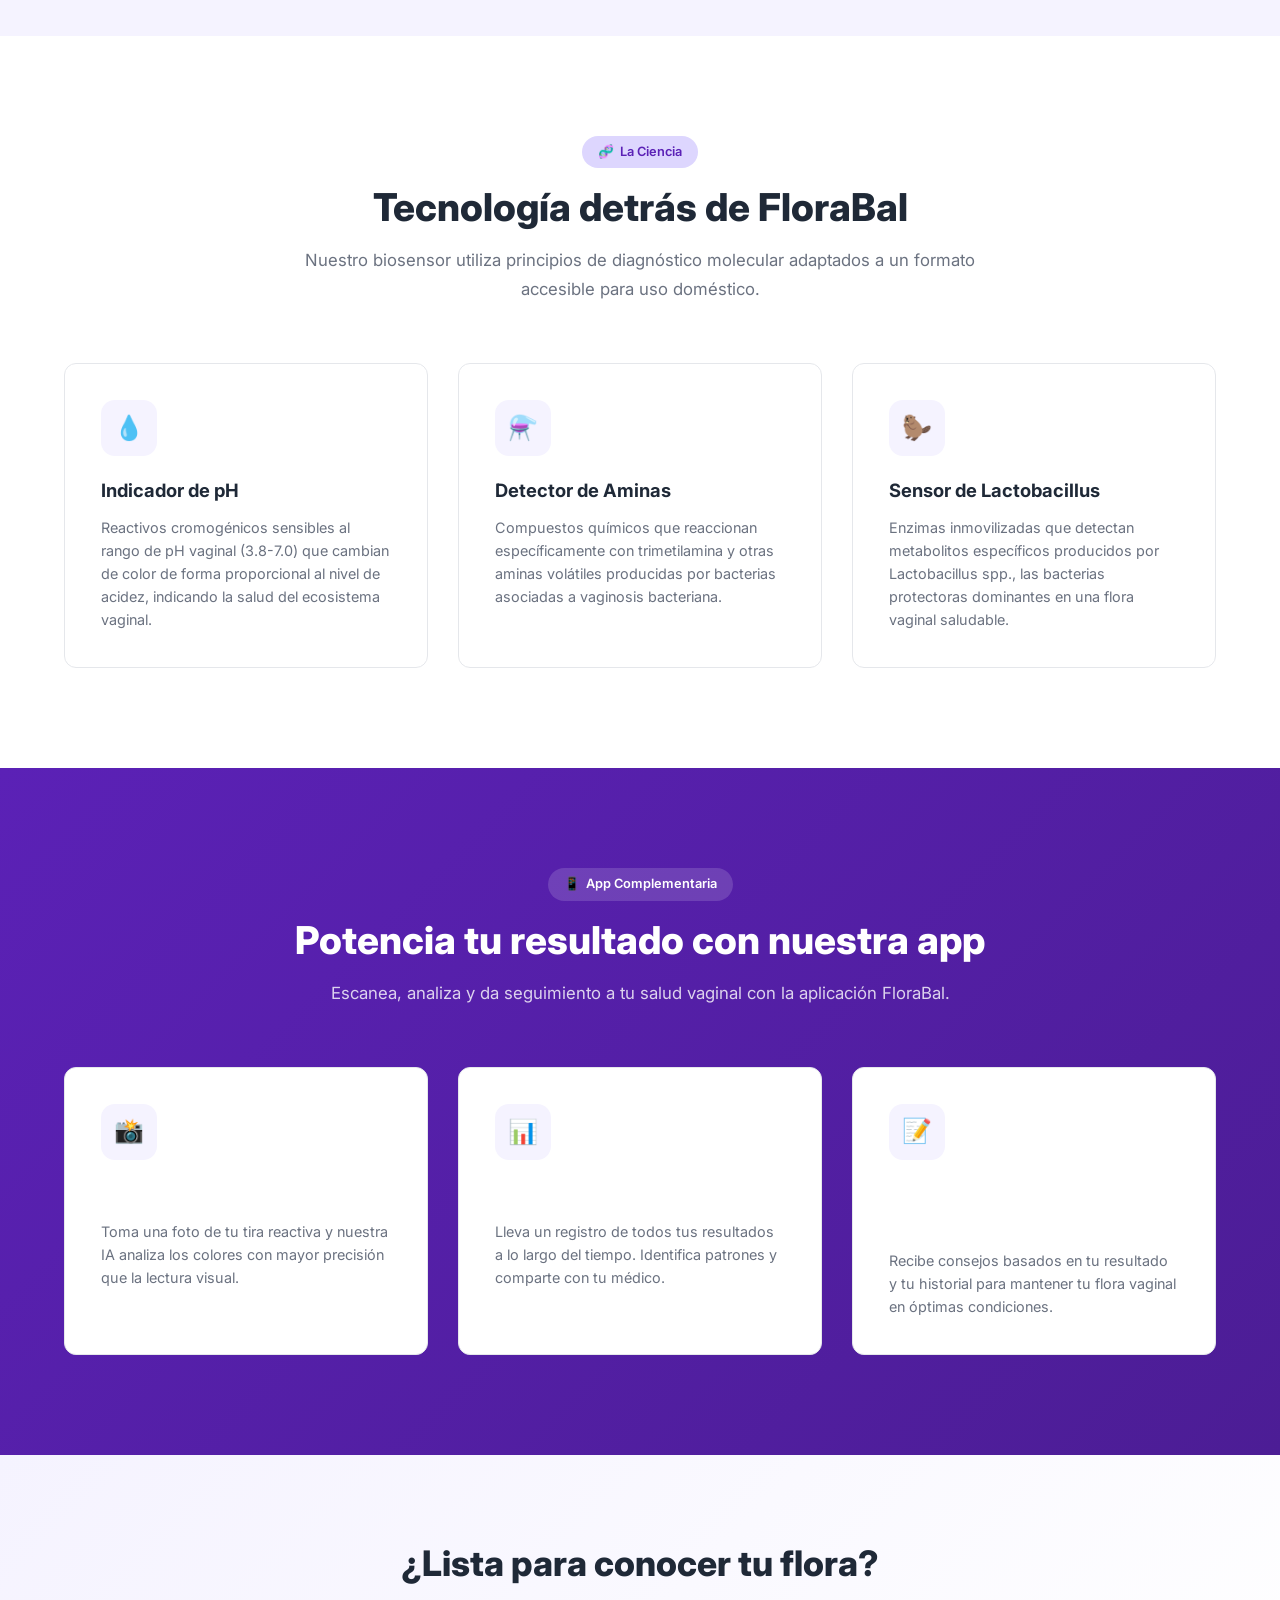
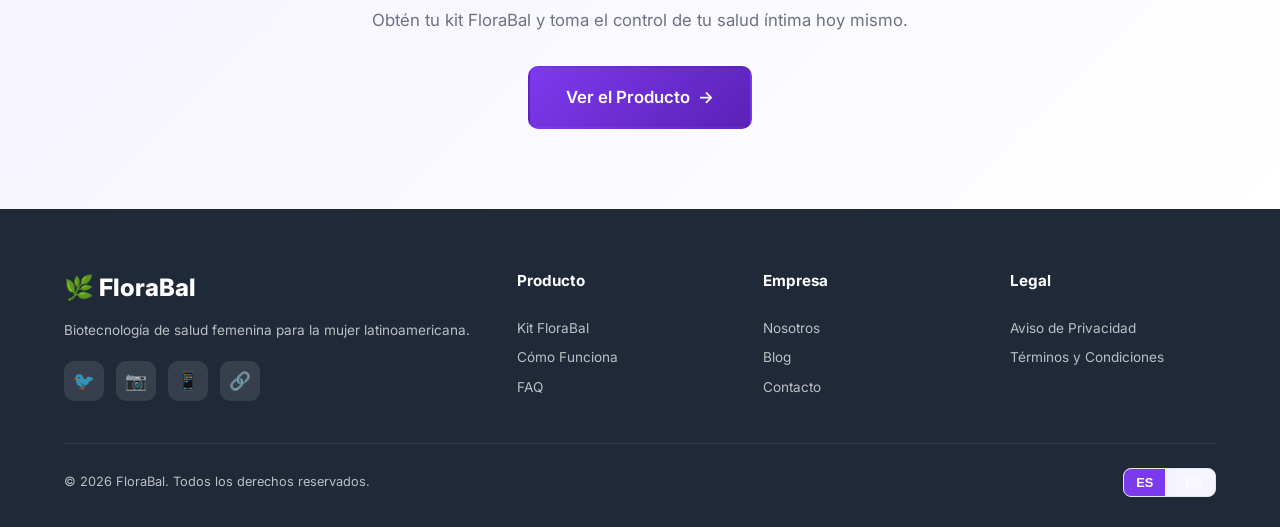
<file: how-it-works.html>
<!DOCTYPE html>
<html lang="es">
<head>
  <meta charset="UTF-8">
  <meta name="viewport" content="width=device-width, initial-scale=1.0">
  <title data-es="FloraBal - Cómo Funciona" data-en="FloraBal - How It Works">FloraBal - Cómo Funciona</title>
  <link href="https://fonts.googleapis.com/css2?family=Inter:wght@400;500;600;700;800&display=swap" rel="stylesheet">
  <link rel="stylesheet" href="css/styles.css">
</head>
<body>

  <!-- HEADER -->
  <header class="header">
    <nav class="nav container">
      <a href="index.html" class="nav__logo">
        <div class="logo-icon">&#x1F33F;</div>
        <span>FloraBal</span>
      </a>
      <ul class="nav__links">
        <li><a href="index.html" class="nav__link"><span data-lang-es>Inicio</span><span data-lang-en>Home</span></a></li>
        <li><a href="product.html" class="nav__link"><span data-lang-es>Producto</span><span data-lang-en>Product</span></a></li>
        <li><a href="how-it-works.html" class="nav__link active"><span data-lang-es>Cómo Funciona</span><span data-lang-en>How It Works</span></a></li>
        <li><a href="about.html" class="nav__link"><span data-lang-es>Nosotros</span><span data-lang-en>About Us</span></a></li>
        <li><a href="blog.html" class="nav__link">Blog</a></li>
        <li><a href="contact.html" class="nav__link"><span data-lang-es>Contacto</span><span data-lang-en>Contact</span></a></li>
      </ul>
      <div class="nav__actions">
        <div class="lang-switcher">
          <button class="lang-btn active" data-lang="es">ES</button>
          <button class="lang-btn" data-lang="en">EN</button>
        </div>
        <button class="nav__hamburger"><span></span><span></span><span></span></button>
      </div>
    </nav>
  </header>

  <!-- PAGE HERO -->
  <section class="page-hero">
    <div class="container">
      <h1 class="page-hero__title">
        <span data-lang-es>Cómo Funciona</span>
        <span data-lang-en>How It Works</span>
      </h1>
      <p class="page-hero__subtitle">
        <span data-lang-es>Tan sencillo como una prueba de embarazo. Sin equipo especial, sin conocimiento técnico, sin laboratorio.</span>
        <span data-lang-en>As simple as a pregnancy test. No special equipment, no technical knowledge, no lab needed.</span>
      </p>
    </div>
  </section>

  <!-- DETAILED STEPS -->
  <section class="section">
    <div class="container">
      <div class="section__header">
        <div class="section__badge">
          &#x1F9EA;
          <span data-lang-es>Paso a Paso</span>
          <span data-lang-en>Step by Step</span>
        </div>
        <h2 class="section__title">
          <span data-lang-es>4 pasos simples hacia tu diagnóstico</span>
          <span data-lang-en>4 simple steps to your diagnosis</span>
        </h2>
      </div>

      <!-- Step 1 -->
      <div class="about-content" style="margin-bottom: 80px;">
        <div class="about-content__image" style="background: linear-gradient(135deg, #DDD6FE, #C4B5FD);">&#x1F3AF;</div>
        <div class="about-content__text">
          <div class="section__badge"><span data-lang-es>Paso 1</span><span data-lang-en>Step 1</span></div>
          <h2>
            <span data-lang-es>Prepárate y toma la muestra</span>
            <span data-lang-en>Prepare and collect the sample</span>
          </h2>
          <p>
            <span data-lang-es>Lávate las manos con agua y jabón. Abre el empaque del hisopo estéril incluido en el kit. Inserta suavemente el hisopo en la vagina (aproximadamente 2-3 cm) y gira suavemente durante 10-15 segundos para recolectar la muestra del flujo vaginal.</span>
            <span data-lang-en>Wash your hands with soap and water. Open the sterile swab package included in the kit. Gently insert the swab into the vagina (approximately 2-3 cm) and rotate gently for 10-15 seconds to collect the vaginal discharge sample.</span>
          </p>
          <p>
            <span data-lang-es><strong>Consejo:</strong> Realiza la prueba en un momento del día donde puedas estar tranquila y sin prisa. Evita hacerla durante tu periodo menstrual.</span>
            <span data-lang-en><strong>Tip:</strong> Take the test at a time of day when you can be calm and unhurried. Avoid doing it during your menstrual period.</span>
          </p>
        </div>
      </div>

      <!-- Step 2 -->
      <div class="about-content" style="margin-bottom: 80px; direction: rtl;">
        <div class="about-content__text" style="direction: ltr;">
          <div class="section__badge"><span data-lang-es>Paso 2</span><span data-lang-en>Step 2</span></div>
          <h2>
            <span data-lang-es>Aplica la muestra en la tira reactiva</span>
            <span data-lang-en>Apply the sample to the reactive strip</span>
          </h2>
          <p>
            <span data-lang-es>Retira la tira reactiva FloraBal de su empaque sellado. Frota suavemente el hisopo con la muestra sobre la zona de aplicación marcada en la tira (el área más clara). Asegúrate de cubrir toda la zona de reacción con la muestra.</span>
            <span data-lang-en>Remove the FloraBal reactive strip from its sealed package. Gently rub the swab with the sample over the application zone marked on the strip (the lighter area). Make sure to cover the entire reaction zone with the sample.</span>
          </p>
          <p>
            <span data-lang-es><strong>Importante:</strong> No toques la zona de reacción con los dedos. Coloca la tira sobre una superficie plana y limpia.</span>
            <span data-lang-en><strong>Important:</strong> Do not touch the reaction zone with your fingers. Place the strip on a flat, clean surface.</span>
          </p>
        </div>
        <div class="about-content__image" style="direction: ltr; background: linear-gradient(135deg, #C4B5FD, #A78BFA);">&#x1F9EB;</div>
      </div>

      <!-- Step 3 -->
      <div class="about-content" style="margin-bottom: 80px;">
        <div class="about-content__image" style="background: linear-gradient(135deg, #A78BFA, #8B5CF6);">&#x23F3;</div>
        <div class="about-content__text">
          <div class="section__badge"><span data-lang-es>Paso 3</span><span data-lang-en>Step 3</span></div>
          <h2>
            <span data-lang-es>Espera 15 minutos</span>
            <span data-lang-en>Wait 15 minutes</span>
          </h2>
          <p>
            <span data-lang-es>El biosensor colorimétrico comienza a reaccionar inmediatamente con los marcadores presentes en tu muestra. Durante este tiempo, las zonas de reacción de la tira cambiarán de color según los niveles de pH, aminas y actividad de Lactobacillus detectados.</span>
            <span data-lang-en>The colorimetric biosensor begins reacting immediately with the markers present in your sample. During this time, the reaction zones on the strip will change color based on detected pH levels, amines, and Lactobacillus activity.</span>
          </p>
          <p>
            <span data-lang-es><strong>Nota:</strong> No muevas la tira durante los 15 minutos de espera. Lee el resultado entre los 15 y 20 minutos; después de 20 minutos el resultado puede no ser preciso.</span>
            <span data-lang-en><strong>Note:</strong> Do not move the strip during the 15-minute wait. Read the result between 15 and 20 minutes; after 20 minutes the result may not be accurate.</span>
          </p>
        </div>
      </div>

      <!-- Step 4 -->
      <div class="about-content">
        <div class="about-content__text" style="direction: ltr;">
          <div class="section__badge"><span data-lang-es>Paso 4</span><span data-lang-en>Step 4</span></div>
          <h2>
            <span data-lang-es>Lee e interpreta tu resultado</span>
            <span data-lang-en>Read and interpret your result</span>
          </h2>
          <p>
            <span data-lang-es>Compara los colores de las zonas de reacción con la guía visual incluida en el kit. Cada zona de la tira corresponde a un indicador diferente de salud vaginal. La combinación de colores te indicará si tu flora está saludable o si hay un posible desequilibrio.</span>
            <span data-lang-en>Compare the colors of the reaction zones with the visual guide included in the kit. Each zone on the strip corresponds to a different vaginal health indicator. The color combination will tell you if your flora is healthy or if there's a possible imbalance.</span>
          </p>
          <p>
            <span data-lang-es><strong>Con la app:</strong> También puedes escanear tu tira con la app FloraBal para obtener un análisis digital más detallado, historial de resultados y recomendaciones personalizadas.</span>
            <span data-lang-en><strong>With the app:</strong> You can also scan your strip with the FloraBal app for a more detailed digital analysis, result history, and personalized recommendations.</span>
          </p>
        </div>
        <div class="about-content__image" style="direction: ltr; background: linear-gradient(135deg, #8B5CF6, #7C3AED);">&#x1F4F1;</div>
      </div>
    </div>
  </section>

  <!-- RESULT INTERPRETATION -->
  <section class="section section--alt">
    <div class="container">
      <div class="section__header">
        <div class="section__badge">
          &#x1F308;
          <span data-lang-es>Interpretación</span>
          <span data-lang-en>Interpretation</span>
        </div>
        <h2 class="section__title">
          <span data-lang-es>¿Qué significan los colores?</span>
          <span data-lang-en>What do the colors mean?</span>
        </h2>
      </div>
      <div class="features-grid">
        <div class="feature-card" style="border-left: 4px solid #10B981;">
          <div class="feature-card__icon" style="background: #D1FAE5;">&#x1F7E2;</div>
          <h3 class="feature-card__title">
            <span data-lang-es>Verde - Flora Saludable</span>
            <span data-lang-en>Green - Healthy Flora</span>
          </h3>
          <p class="feature-card__text">
            <span data-lang-es>Tu microbioma vaginal está en equilibrio. Los niveles de Lactobacillus son adecuados y el pH es normal. Sigue cuidando tu salud íntima con hábitos saludables.</span>
            <span data-lang-en>Your vaginal microbiome is balanced. Lactobacillus levels are adequate and pH is normal. Keep caring for your intimate health with healthy habits.</span>
          </p>
        </div>
        <div class="feature-card" style="border-left: 4px solid #F59E0B;">
          <div class="feature-card__icon" style="background: #FEF3C7;">&#x1F7E1;</div>
          <h3 class="feature-card__title">
            <span data-lang-es>Amarillo - Desequilibrio Leve</span>
            <span data-lang-en>Yellow - Mild Imbalance</span>
          </h3>
          <p class="feature-card__text">
            <span data-lang-es>Se detecta un leve desequilibrio en tu flora. Podrían ser cambios temporales por estrés, menstruación o antibióticos. Monitorea y consulta si persisten síntomas.</span>
            <span data-lang-en>A mild imbalance in your flora is detected. These could be temporary changes due to stress, menstruation, or antibiotics. Monitor and consult if symptoms persist.</span>
          </p>
        </div>
        <div class="feature-card" style="border-left: 4px solid #EF4444;">
          <div class="feature-card__icon" style="background: #FEE2E2;">&#x1F534;</div>
          <h3 class="feature-card__title">
            <span data-lang-es>Rojo - Posible Infección</span>
            <span data-lang-en>Red - Possible Infection</span>
          </h3>
          <p class="feature-card__text">
            <span data-lang-es>Se detectan marcadores compatibles con vaginosis bacteriana u otro desequilibrio importante. Te recomendamos agendar una cita con tu ginecólogo/a lo antes posible.</span>
            <span data-lang-en>Markers compatible with bacterial vaginosis or another significant imbalance are detected. We recommend scheduling an appointment with your gynecologist as soon as possible.</span>
          </p>
        </div>
      </div>
    </div>
  </section>

  <!-- THE SCIENCE -->
  <section class="section">
    <div class="container">
      <div class="section__header">
        <div class="section__badge">
          &#x1F9EC;
          <span data-lang-es>La Ciencia</span>
          <span data-lang-en>The Science</span>
        </div>
        <h2 class="section__title">
          <span data-lang-es>Tecnología detrás de FloraBal</span>
          <span data-lang-en>Technology behind FloraBal</span>
        </h2>
        <p class="section__subtitle">
          <span data-lang-es>Nuestro biosensor utiliza principios de diagnóstico molecular adaptados a un formato accesible para uso doméstico.</span>
          <span data-lang-en>Our biosensor uses molecular diagnostic principles adapted to an accessible format for home use.</span>
        </p>
      </div>
      <div class="features-grid">
        <div class="feature-card">
          <div class="feature-card__icon">&#x1F4A7;</div>
          <h3 class="feature-card__title">
            <span data-lang-es>Indicador de pH</span>
            <span data-lang-en>pH Indicator</span>
          </h3>
          <p class="feature-card__text">
            <span data-lang-es>Reactivos cromogénicos sensibles al rango de pH vaginal (3.8-7.0) que cambian de color de forma proporcional al nivel de acidez, indicando la salud del ecosistema vaginal.</span>
            <span data-lang-en>Chromogenic reagents sensitive to the vaginal pH range (3.8-7.0) that change color proportionally to acidity level, indicating vaginal ecosystem health.</span>
          </p>
        </div>
        <div class="feature-card">
          <div class="feature-card__icon">&#x2697;&#xFE0F;</div>
          <h3 class="feature-card__title">
            <span data-lang-es>Detector de Aminas</span>
            <span data-lang-en>Amine Detector</span>
          </h3>
          <p class="feature-card__text">
            <span data-lang-es>Compuestos químicos que reaccionan específicamente con trimetilamina y otras aminas volátiles producidas por bacterias asociadas a vaginosis bacteriana.</span>
            <span data-lang-en>Chemical compounds that react specifically with trimethylamine and other volatile amines produced by bacteria associated with bacterial vaginosis.</span>
          </p>
        </div>
        <div class="feature-card">
          <div class="feature-card__icon">&#x1F9AB;</div>
          <h3 class="feature-card__title">
            <span data-lang-es>Sensor de Lactobacillus</span>
            <span data-lang-en>Lactobacillus Sensor</span>
          </h3>
          <p class="feature-card__text">
            <span data-lang-es>Enzimas inmovilizadas que detectan metabolitos específicos producidos por Lactobacillus spp., las bacterias protectoras dominantes en una flora vaginal saludable.</span>
            <span data-lang-en>Immobilized enzymes that detect specific metabolites produced by Lactobacillus spp., the dominant protective bacteria in healthy vaginal flora.</span>
          </p>
        </div>
      </div>
    </div>
  </section>

  <!-- APP SECTION -->
  <section class="section section--purple">
    <div class="container">
      <div class="section__header">
        <div class="section__badge">
          &#x1F4F1;
          <span data-lang-es>App Complementaria</span>
          <span data-lang-en>Companion App</span>
        </div>
        <h2 class="section__title" style="color:white">
          <span data-lang-es>Potencia tu resultado con nuestra app</span>
          <span data-lang-en>Enhance your result with our app</span>
        </h2>
        <p class="section__subtitle">
          <span data-lang-es>Escanea, analiza y da seguimiento a tu salud vaginal con la aplicación FloraBal.</span>
          <span data-lang-en>Scan, analyze, and track your vaginal health with the FloraBal app.</span>
        </p>
      </div>
      <div class="features-grid">
        <div class="feature-card">
          <div class="feature-card__icon">&#x1F4F8;</div>
          <h3 class="feature-card__title">
            <span data-lang-es>Escaneo inteligente</span>
            <span data-lang-en>Smart scanning</span>
          </h3>
          <p class="feature-card__text">
            <span data-lang-es>Toma una foto de tu tira reactiva y nuestra IA analiza los colores con mayor precisión que la lectura visual.</span>
            <span data-lang-en>Take a photo of your reactive strip and our AI analyzes the colors with greater precision than visual reading.</span>
          </p>
        </div>
        <div class="feature-card">
          <div class="feature-card__icon">&#x1F4CA;</div>
          <h3 class="feature-card__title">
            <span data-lang-es>Historial de salud</span>
            <span data-lang-en>Health history</span>
          </h3>
          <p class="feature-card__text">
            <span data-lang-es>Lleva un registro de todos tus resultados a lo largo del tiempo. Identifica patrones y comparte con tu médico.</span>
            <span data-lang-en>Keep a record of all your results over time. Identify patterns and share with your doctor.</span>
          </p>
        </div>
        <div class="feature-card">
          <div class="feature-card__icon">&#x1F4DD;</div>
          <h3 class="feature-card__title">
            <span data-lang-es>Recomendaciones personalizadas</span>
            <span data-lang-en>Personalized recommendations</span>
          </h3>
          <p class="feature-card__text">
            <span data-lang-es>Recibe consejos basados en tu resultado y tu historial para mantener tu flora vaginal en óptimas condiciones.</span>
            <span data-lang-en>Receive advice based on your result and history to keep your vaginal flora in optimal condition.</span>
          </p>
        </div>
      </div>
    </div>
  </section>

  <!-- CTA -->
  <section class="section cta-section" style="background: linear-gradient(135deg, var(--primary-bg), white);">
    <div class="container">
      <h2 class="cta-section__title" style="color: var(--text);">
        <span data-lang-es>¿Lista para conocer tu flora?</span>
        <span data-lang-en>Ready to know your flora?</span>
      </h2>
      <p class="cta-section__text" style="color: var(--text-light);">
        <span data-lang-es>Obtén tu kit FloraBal y toma el control de tu salud íntima hoy mismo.</span>
        <span data-lang-en>Get your FloraBal kit and take control of your intimate health today.</span>
      </p>
      <a href="product.html" class="btn btn--primary btn--lg">
        <span data-lang-es>Ver el Producto</span>
        <span data-lang-en>See the Product</span>
        &#x2192;
      </a>
    </div>
  </section>

  <!-- FOOTER -->
  <footer class="footer">
    <div class="container">
      <div class="footer-grid">
        <div>
          <div class="footer__brand-name">&#x1F33F; FloraBal</div>
          <p class="footer__brand-text">
            <span data-lang-es>Biotecnología de salud femenina para la mujer latinoamericana.</span>
            <span data-lang-en>Women's health biotechnology for Latin American women.</span>
          </p>
          <div class="footer__social">
            <a href="#" class="footer__social-link">&#x1F426;</a>
            <a href="#" class="footer__social-link">&#x1F4F7;</a>
            <a href="#" class="footer__social-link">&#x1F4F1;</a>
            <a href="#" class="footer__social-link">&#x1F517;</a>
          </div>
        </div>
        <div>
          <h4 class="footer__heading"><span data-lang-es>Producto</span><span data-lang-en>Product</span></h4>
          <a href="product.html" class="footer__link"><span data-lang-es>Kit FloraBal</span><span data-lang-en>FloraBal Kit</span></a>
          <a href="how-it-works.html" class="footer__link"><span data-lang-es>Cómo Funciona</span><span data-lang-en>How It Works</span></a>
          <a href="#" class="footer__link">FAQ</a>
        </div>
        <div>
          <h4 class="footer__heading"><span data-lang-es>Empresa</span><span data-lang-en>Company</span></h4>
          <a href="about.html" class="footer__link"><span data-lang-es>Nosotros</span><span data-lang-en>About Us</span></a>
          <a href="blog.html" class="footer__link">Blog</a>
          <a href="contact.html" class="footer__link"><span data-lang-es>Contacto</span><span data-lang-en>Contact</span></a>
        </div>
        <div>
          <h4 class="footer__heading">Legal</h4>
          <a href="#" class="footer__link"><span data-lang-es>Aviso de Privacidad</span><span data-lang-en>Privacy Policy</span></a>
          <a href="#" class="footer__link"><span data-lang-es>Términos y Condiciones</span><span data-lang-en>Terms & Conditions</span></a>
        </div>
      </div>
      <div class="footer__bottom">
        <p>&copy; 2026 FloraBal. <span data-lang-es>Todos los derechos reservados.</span><span data-lang-en>All rights reserved.</span></p>
        <div class="footer__lang-switcher lang-switcher">
          <button class="lang-btn active" data-lang="es">ES</button>
          <button class="lang-btn" data-lang="en">EN</button>
        </div>
      </div>
    </div>
  </footer>

  <script src="js/main.js"></script>
</body>
</html>
</file>
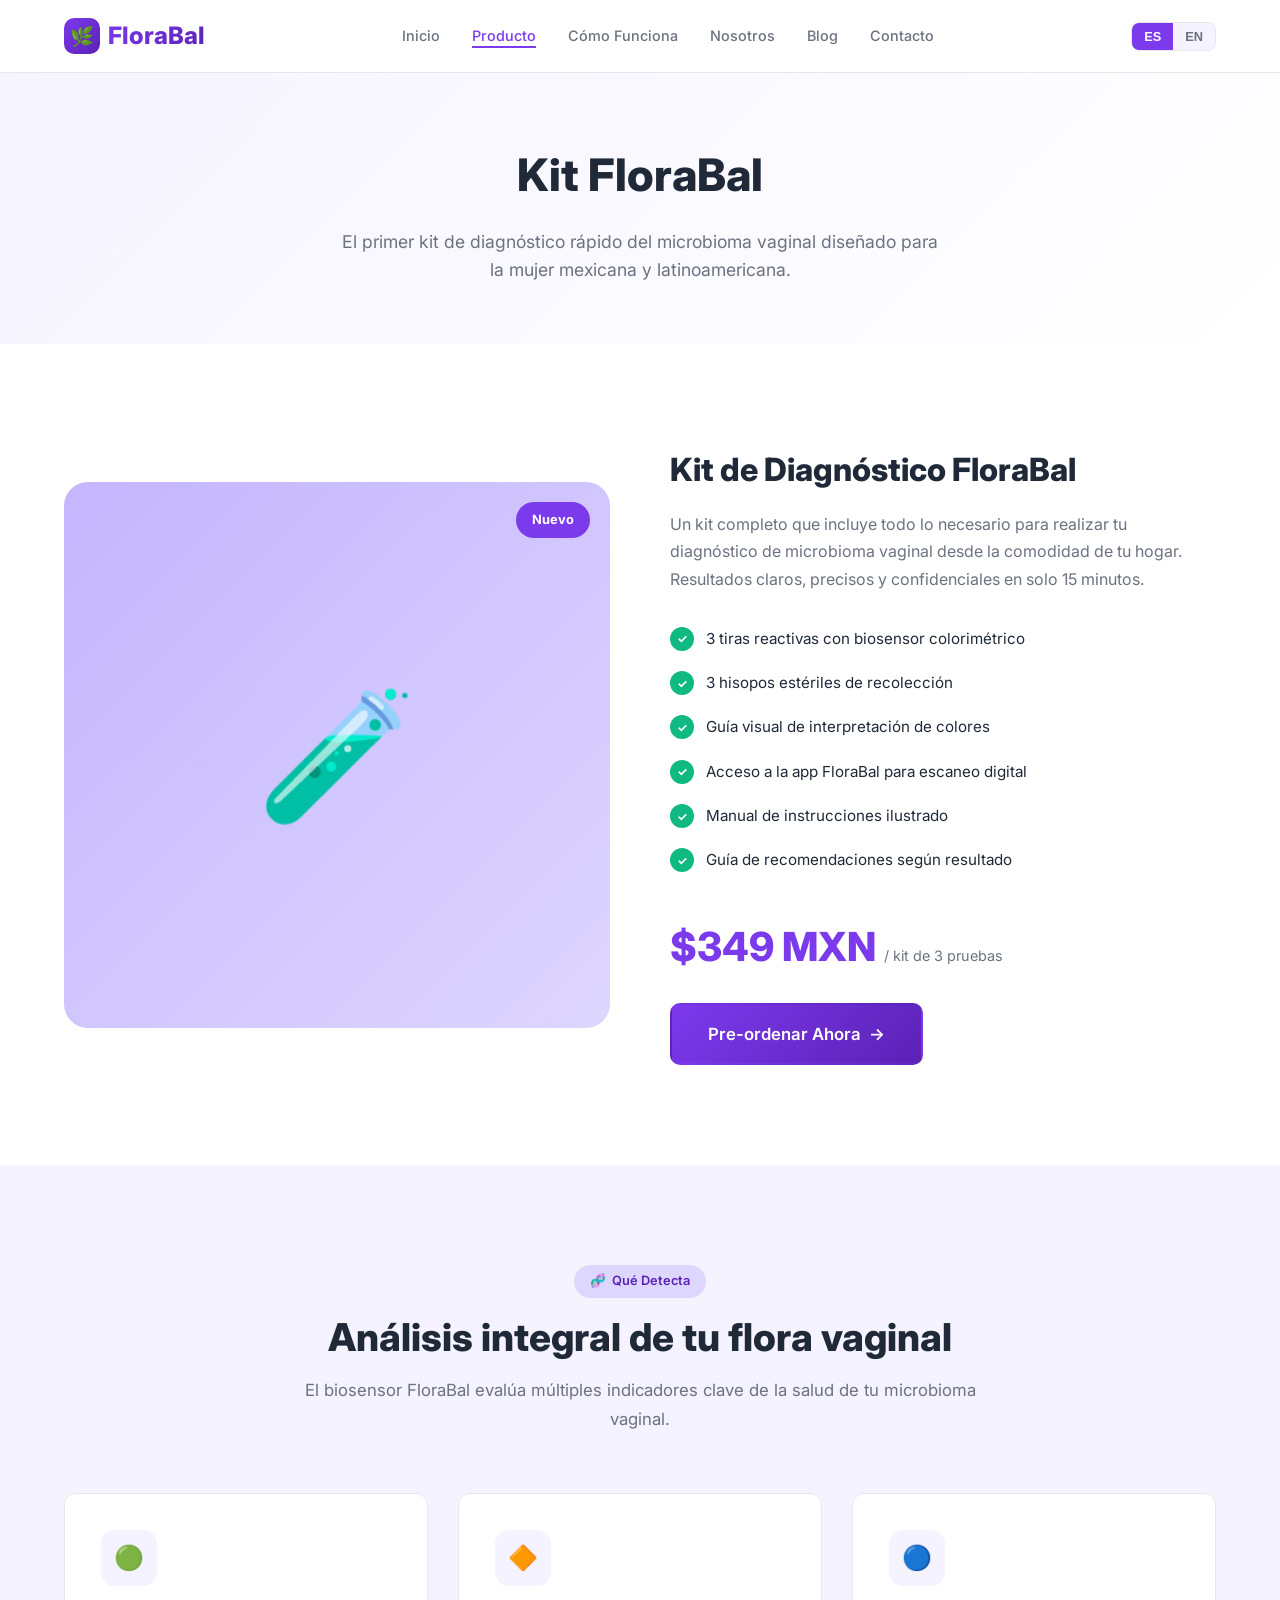
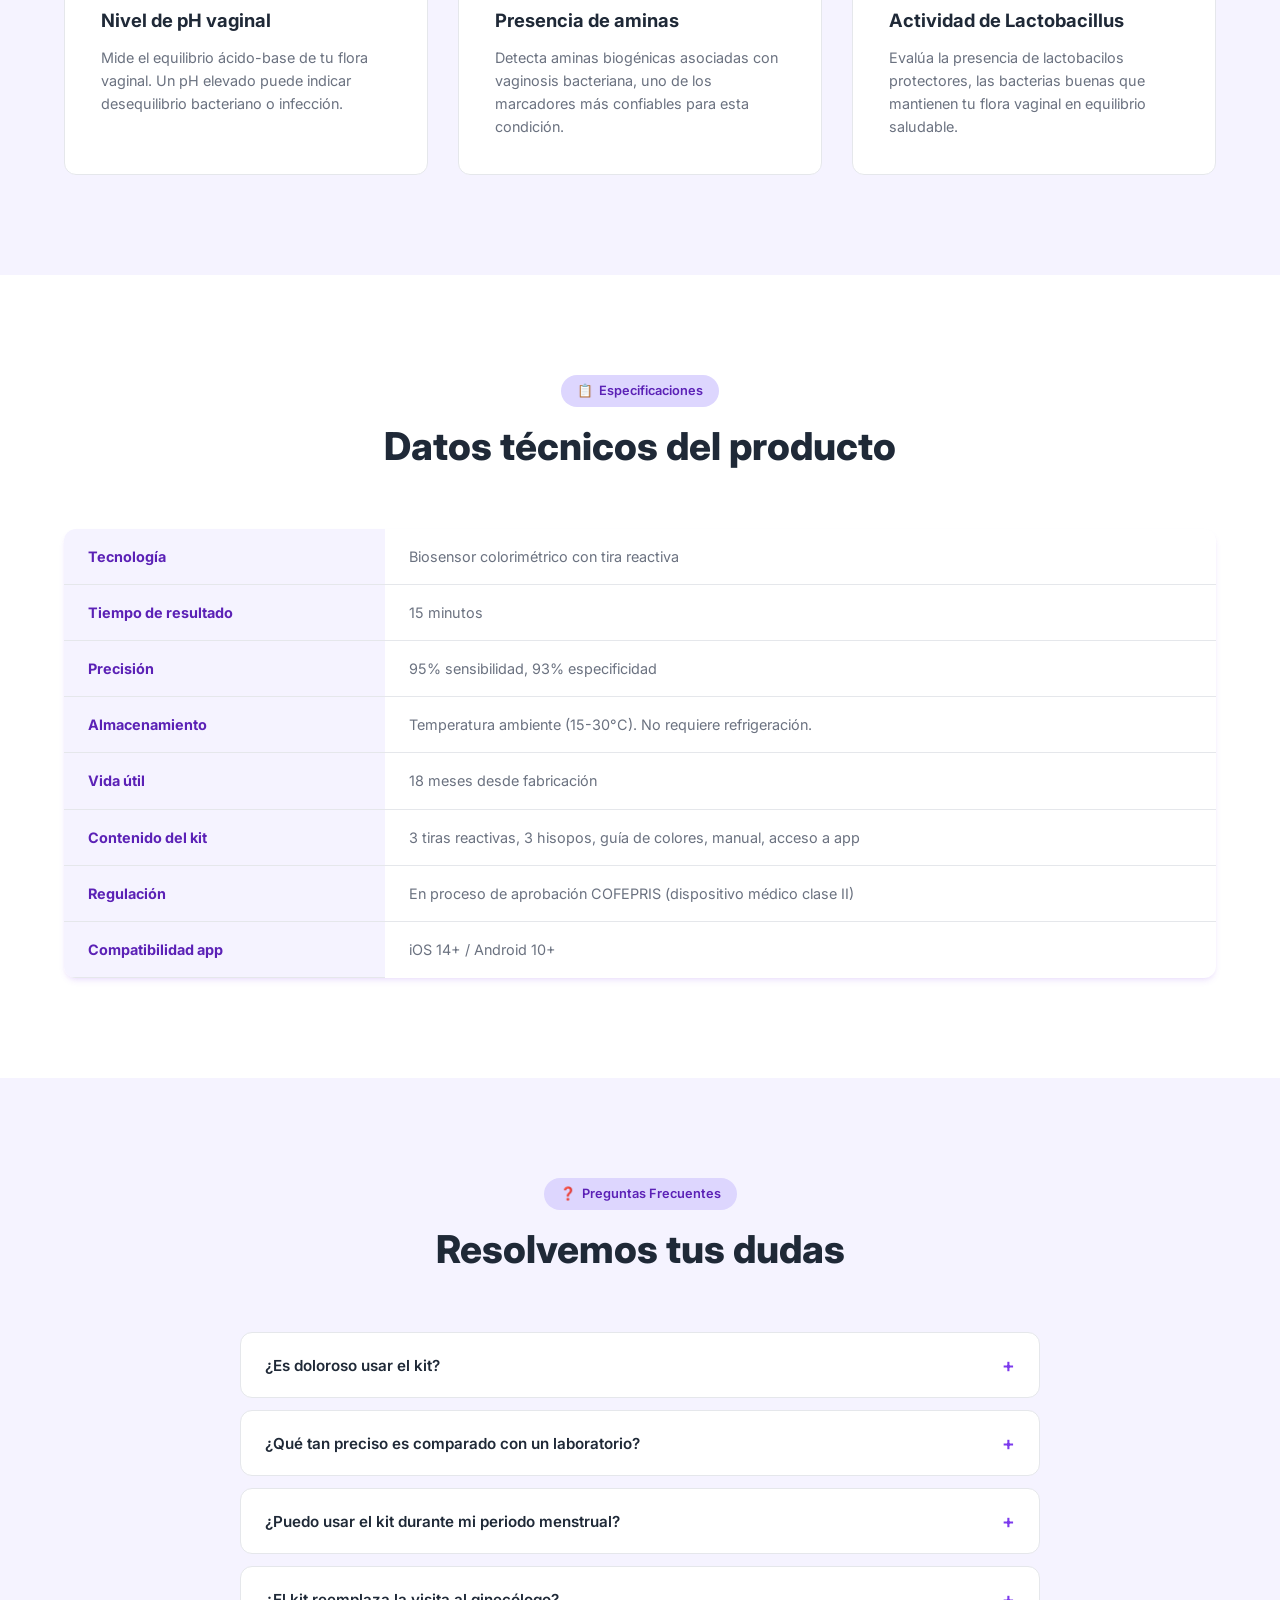
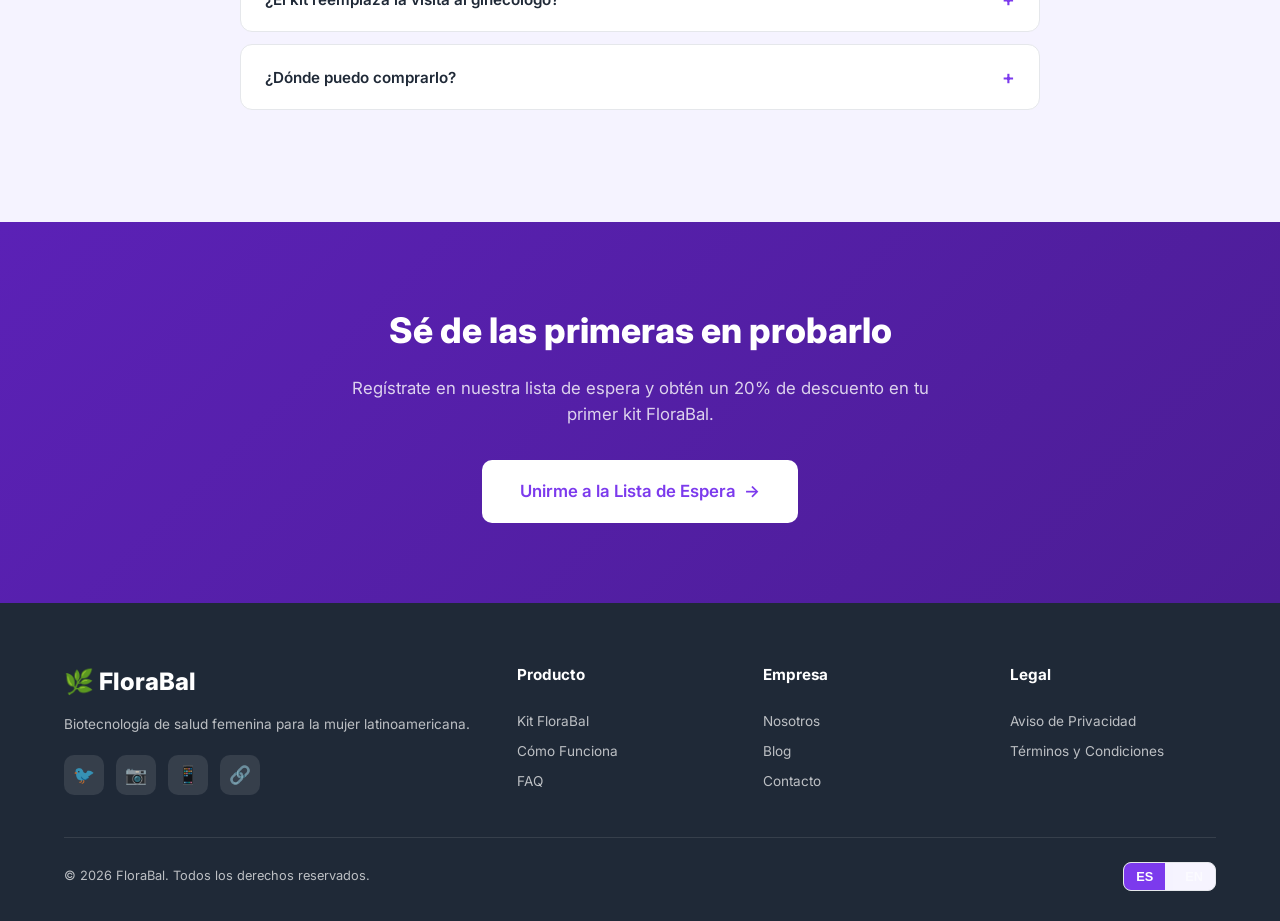
<file: product.html>
<!DOCTYPE html>
<html lang="es">
<head>
  <meta charset="UTF-8">
  <meta name="viewport" content="width=device-width, initial-scale=1.0">
  <title data-es="FloraBal - Producto" data-en="FloraBal - Product">FloraBal - Producto</title>
  <link href="https://fonts.googleapis.com/css2?family=Inter:wght@400;500;600;700;800&display=swap" rel="stylesheet">
  <link rel="stylesheet" href="css/styles.css">
</head>
<body>

  <!-- HEADER -->
  <header class="header">
    <nav class="nav container">
      <a href="index.html" class="nav__logo">
        <div class="logo-icon">&#x1F33F;</div>
        <span>FloraBal</span>
      </a>
      <ul class="nav__links">
        <li><a href="index.html" class="nav__link"><span data-lang-es>Inicio</span><span data-lang-en>Home</span></a></li>
        <li><a href="product.html" class="nav__link active"><span data-lang-es>Producto</span><span data-lang-en>Product</span></a></li>
        <li><a href="how-it-works.html" class="nav__link"><span data-lang-es>Cómo Funciona</span><span data-lang-en>How It Works</span></a></li>
        <li><a href="about.html" class="nav__link"><span data-lang-es>Nosotros</span><span data-lang-en>About Us</span></a></li>
        <li><a href="blog.html" class="nav__link">Blog</a></li>
        <li><a href="contact.html" class="nav__link"><span data-lang-es>Contacto</span><span data-lang-en>Contact</span></a></li>
      </ul>
      <div class="nav__actions">
        <div class="lang-switcher">
          <button class="lang-btn active" data-lang="es">ES</button>
          <button class="lang-btn" data-lang="en">EN</button>
        </div>
        <button class="nav__hamburger"><span></span><span></span><span></span></button>
      </div>
    </nav>
  </header>

  <!-- PAGE HERO -->
  <section class="page-hero">
    <div class="container">
      <h1 class="page-hero__title">
        <span data-lang-es>Kit FloraBal</span>
        <span data-lang-en>FloraBal Kit</span>
      </h1>
      <p class="page-hero__subtitle">
        <span data-lang-es>El primer kit de diagnóstico rápido del microbioma vaginal diseñado para la mujer mexicana y latinoamericana.</span>
        <span data-lang-en>The first rapid vaginal microbiome diagnostic kit designed for Mexican and Latin American women.</span>
      </p>
    </div>
  </section>

  <!-- PRODUCT SHOWCASE -->
  <section class="section">
    <div class="container">
      <div class="product-showcase">
        <div class="product-image">
          &#x1F9EA;
          <div class="product-image__badge">
            <span data-lang-es>Nuevo</span>
            <span data-lang-en>New</span>
          </div>
        </div>
        <div class="product-details">
          <h2>
            <span data-lang-es>Kit de Diagnóstico FloraBal</span>
            <span data-lang-en>FloraBal Diagnostic Kit</span>
          </h2>
          <p>
            <span data-lang-es>Un kit completo que incluye todo lo necesario para realizar tu diagnóstico de microbioma vaginal desde la comodidad de tu hogar. Resultados claros, precisos y confidenciales en solo 15 minutos.</span>
            <span data-lang-en>A complete kit that includes everything you need to perform your vaginal microbiome diagnosis from the comfort of your home. Clear, accurate, and confidential results in just 15 minutes.</span>
          </p>
          <ul class="product-features-list">
            <li>
              <span data-lang-es>3 tiras reactivas con biosensor colorimétrico</span>
              <span data-lang-en>3 reactive strips with colorimetric biosensor</span>
            </li>
            <li>
              <span data-lang-es>3 hisopos estériles de recolección</span>
              <span data-lang-en>3 sterile collection swabs</span>
            </li>
            <li>
              <span data-lang-es>Guía visual de interpretación de colores</span>
              <span data-lang-en>Visual color interpretation guide</span>
            </li>
            <li>
              <span data-lang-es>Acceso a la app FloraBal para escaneo digital</span>
              <span data-lang-en>Access to the FloraBal app for digital scanning</span>
            </li>
            <li>
              <span data-lang-es>Manual de instrucciones ilustrado</span>
              <span data-lang-en>Illustrated instruction manual</span>
            </li>
            <li>
              <span data-lang-es>Guía de recomendaciones según resultado</span>
              <span data-lang-en>Recommendation guide based on results</span>
            </li>
          </ul>
          <div class="price-tag">
            <span class="price-tag__amount">$349 MXN</span>
            <span class="price-tag__period">
              <span data-lang-es">/ kit de 3 pruebas</span>
              <span data-lang-en>/ 3-test kit</span>
            </span>
          </div>
          <a href="contact.html" class="btn btn--primary btn--lg">
            <span data-lang-es>Pre-ordenar Ahora</span>
            <span data-lang-en>Pre-order Now</span>
            &#x2192;
          </a>
        </div>
      </div>
    </div>
  </section>

  <!-- WHAT IT DETECTS -->
  <section class="section section--alt">
    <div class="container">
      <div class="section__header">
        <div class="section__badge">
          &#x1F9EC;
          <span data-lang-es>Qué Detecta</span>
          <span data-lang-en>What It Detects</span>
        </div>
        <h2 class="section__title">
          <span data-lang-es>Análisis integral de tu flora vaginal</span>
          <span data-lang-en>Comprehensive analysis of your vaginal flora</span>
        </h2>
        <p class="section__subtitle">
          <span data-lang-es>El biosensor FloraBal evalúa múltiples indicadores clave de la salud de tu microbioma vaginal.</span>
          <span data-lang-en>The FloraBal biosensor evaluates multiple key indicators of your vaginal microbiome health.</span>
        </p>
      </div>
      <div class="features-grid">
        <div class="feature-card">
          <div class="feature-card__icon">&#x1F7E2;</div>
          <h3 class="feature-card__title">
            <span data-lang-es>Nivel de pH vaginal</span>
            <span data-lang-en>Vaginal pH level</span>
          </h3>
          <p class="feature-card__text">
            <span data-lang-es>Mide el equilibrio ácido-base de tu flora vaginal. Un pH elevado puede indicar desequilibrio bacteriano o infección.</span>
            <span data-lang-en>Measures the acid-base balance of your vaginal flora. Elevated pH may indicate bacterial imbalance or infection.</span>
          </p>
        </div>
        <div class="feature-card">
          <div class="feature-card__icon">&#x1F536;</div>
          <h3 class="feature-card__title">
            <span data-lang-es>Presencia de aminas</span>
            <span data-lang-en>Amine presence</span>
          </h3>
          <p class="feature-card__text">
            <span data-lang-es>Detecta aminas biogénicas asociadas con vaginosis bacteriana, uno de los marcadores más confiables para esta condición.</span>
            <span data-lang-en>Detects biogenic amines associated with bacterial vaginosis, one of the most reliable markers for this condition.</span>
          </p>
        </div>
        <div class="feature-card">
          <div class="feature-card__icon">&#x1F535;</div>
          <h3 class="feature-card__title">
            <span data-lang-es>Actividad de Lactobacillus</span>
            <span data-lang-en>Lactobacillus activity</span>
          </h3>
          <p class="feature-card__text">
            <span data-lang-es>Evalúa la presencia de lactobacilos protectores, las bacterias buenas que mantienen tu flora vaginal en equilibrio saludable.</span>
            <span data-lang-en>Evaluates the presence of protective lactobacilli, the good bacteria that keep your vaginal flora in healthy balance.</span>
          </p>
        </div>
      </div>
    </div>
  </section>

  <!-- SPECS TABLE -->
  <section class="section">
    <div class="container">
      <div class="section__header">
        <div class="section__badge">
          &#x1F4CB;
          <span data-lang-es>Especificaciones</span>
          <span data-lang-en>Specifications</span>
        </div>
        <h2 class="section__title">
          <span data-lang-es>Datos técnicos del producto</span>
          <span data-lang-en>Product technical data</span>
        </h2>
      </div>
      <table class="specs-table">
        <tbody>
          <tr>
            <th><span data-lang-es>Tecnología</span><span data-lang-en>Technology</span></th>
            <td><span data-lang-es>Biosensor colorimétrico con tira reactiva</span><span data-lang-en>Colorimetric biosensor with reactive strip</span></td>
          </tr>
          <tr>
            <th><span data-lang-es>Tiempo de resultado</span><span data-lang-en>Result time</span></th>
            <td><span data-lang-es>15 minutos</span><span data-lang-en>15 minutes</span></td>
          </tr>
          <tr>
            <th><span data-lang-es>Precisión</span><span data-lang-en>Accuracy</span></th>
            <td><span data-lang-es>95% sensibilidad, 93% especificidad</span><span data-lang-en>95% sensitivity, 93% specificity</span></td>
          </tr>
          <tr>
            <th><span data-lang-es>Almacenamiento</span><span data-lang-en>Storage</span></th>
            <td><span data-lang-es>Temperatura ambiente (15-30°C). No requiere refrigeración.</span><span data-lang-en>Room temperature (15-30°C). No refrigeration required.</span></td>
          </tr>
          <tr>
            <th><span data-lang-es>Vida útil</span><span data-lang-en>Shelf life</span></th>
            <td><span data-lang-es>18 meses desde fabricación</span><span data-lang-en>18 months from manufacturing</span></td>
          </tr>
          <tr>
            <th><span data-lang-es>Contenido del kit</span><span data-lang-en>Kit contents</span></th>
            <td><span data-lang-es>3 tiras reactivas, 3 hisopos, guía de colores, manual, acceso a app</span><span data-lang-en>3 reactive strips, 3 swabs, color guide, manual, app access</span></td>
          </tr>
          <tr>
            <th><span data-lang-es>Regulación</span><span data-lang-en>Regulation</span></th>
            <td><span data-lang-es>En proceso de aprobación COFEPRIS (dispositivo médico clase II)</span><span data-lang-en>COFEPRIS approval in progress (class II medical device)</span></td>
          </tr>
          <tr>
            <th><span data-lang-es>Compatibilidad app</span><span data-lang-en>App compatibility</span></th>
            <td>iOS 14+ / Android 10+</td>
          </tr>
        </tbody>
      </table>
    </div>
  </section>

  <!-- FAQ -->
  <section class="section section--alt">
    <div class="container">
      <div class="section__header">
        <div class="section__badge">
          &#x2753;
          <span data-lang-es>Preguntas Frecuentes</span>
          <span data-lang-en>FAQ</span>
        </div>
        <h2 class="section__title">
          <span data-lang-es>Resolvemos tus dudas</span>
          <span data-lang-en>We answer your questions</span>
        </h2>
      </div>
      <div class="faq-list">
        <div class="faq-item">
          <button class="faq-item__question">
            <span>
              <span data-lang-es>¿Es doloroso usar el kit?</span>
              <span data-lang-en>Is it painful to use the kit?</span>
            </span>
            <span class="faq-item__icon">+</span>
          </button>
          <div class="faq-item__answer">
            <div class="faq-item__answer-inner">
              <span data-lang-es>No. La toma de muestra con el hisopo es completamente indolora y muy sencilla, similar a usar un tampón. El proceso completo toma menos de un minuto.</span>
              <span data-lang-en>No. Taking a sample with the swab is completely painless and very simple, similar to using a tampon. The entire process takes less than a minute.</span>
            </div>
          </div>
        </div>
        <div class="faq-item">
          <button class="faq-item__question">
            <span>
              <span data-lang-es>¿Qué tan preciso es comparado con un laboratorio?</span>
              <span data-lang-en>How accurate is it compared to a lab?</span>
            </span>
            <span class="faq-item__icon">+</span>
          </button>
          <div class="faq-item__answer">
            <div class="faq-item__answer-inner">
              <span data-lang-es>FloraBal tiene una sensibilidad del 95% y especificidad del 93%, comparable con pruebas de laboratorio estándar. Ha sido validado en estudios clínicos con mujeres mexicanas.</span>
              <span data-lang-en>FloraBal has 95% sensitivity and 93% specificity, comparable to standard lab tests. It has been validated in clinical studies with Mexican women.</span>
            </div>
          </div>
        </div>
        <div class="faq-item">
          <button class="faq-item__question">
            <span>
              <span data-lang-es>¿Puedo usar el kit durante mi periodo menstrual?</span>
              <span data-lang-en>Can I use the kit during my period?</span>
            </span>
            <span class="faq-item__icon">+</span>
          </button>
          <div class="faq-item__answer">
            <div class="faq-item__answer-inner">
              <span data-lang-es>Recomendamos esperar al menos 2 días después de tu periodo menstrual para obtener resultados más precisos, ya que la sangre puede alterar las lecturas del biosensor.</span>
              <span data-lang-en>We recommend waiting at least 2 days after your period for more accurate results, as blood can alter the biosensor readings.</span>
            </div>
          </div>
        </div>
        <div class="faq-item">
          <button class="faq-item__question">
            <span>
              <span data-lang-es>¿El kit reemplaza la visita al ginecólogo?</span>
              <span data-lang-en>Does the kit replace a visit to the gynecologist?</span>
            </span>
            <span class="faq-item__icon">+</span>
          </button>
          <div class="faq-item__answer">
            <div class="faq-item__answer-inner">
              <span data-lang-es>No. FloraBal es una herramienta de screening y monitoreo. Si tu resultado indica un desequilibrio, te recomendamos consultar a tu médico con los resultados para obtener un diagnóstico definitivo y tratamiento adecuado.</span>
              <span data-lang-en>No. FloraBal is a screening and monitoring tool. If your result indicates an imbalance, we recommend consulting your doctor with the results for a definitive diagnosis and appropriate treatment.</span>
            </div>
          </div>
        </div>
        <div class="faq-item">
          <button class="faq-item__question">
            <span>
              <span data-lang-es>¿Dónde puedo comprarlo?</span>
              <span data-lang-en>Where can I buy it?</span>
            </span>
            <span class="faq-item__icon">+</span>
          </button>
          <div class="faq-item__answer">
            <div class="faq-item__answer-inner">
              <span data-lang-es>Actualmente estamos en fase de pre-orden. Puedes registrarte en nuestra lista de espera y serás de las primeras en recibirlo cuando esté disponible. Próximamente también en farmacias seleccionadas.</span>
              <span data-lang-en>We are currently in pre-order phase. You can sign up for our waitlist and be among the first to receive it when available. Coming soon to selected pharmacies.</span>
            </div>
          </div>
        </div>
      </div>
    </div>
  </section>

  <!-- CTA -->
  <section class="section section--purple cta-section">
    <div class="container">
      <h2 class="cta-section__title">
        <span data-lang-es>Sé de las primeras en probarlo</span>
        <span data-lang-en>Be among the first to try it</span>
      </h2>
      <p class="cta-section__text">
        <span data-lang-es>Regístrate en nuestra lista de espera y obtén un 20% de descuento en tu primer kit FloraBal.</span>
        <span data-lang-en>Sign up for our waitlist and get 20% off your first FloraBal kit.</span>
      </p>
      <a href="contact.html" class="btn btn--white btn--lg">
        <span data-lang-es>Unirme a la Lista de Espera</span>
        <span data-lang-en>Join the Waitlist</span>
        &#x2192;
      </a>
    </div>
  </section>

  <!-- FOOTER -->
  <footer class="footer">
    <div class="container">
      <div class="footer-grid">
        <div>
          <div class="footer__brand-name">&#x1F33F; FloraBal</div>
          <p class="footer__brand-text">
            <span data-lang-es>Biotecnología de salud femenina para la mujer latinoamericana.</span>
            <span data-lang-en>Women's health biotechnology for Latin American women.</span>
          </p>
          <div class="footer__social">
            <a href="#" class="footer__social-link">&#x1F426;</a>
            <a href="#" class="footer__social-link">&#x1F4F7;</a>
            <a href="#" class="footer__social-link">&#x1F4F1;</a>
            <a href="#" class="footer__social-link">&#x1F517;</a>
          </div>
        </div>
        <div>
          <h4 class="footer__heading"><span data-lang-es>Producto</span><span data-lang-en>Product</span></h4>
          <a href="product.html" class="footer__link"><span data-lang-es>Kit FloraBal</span><span data-lang-en>FloraBal Kit</span></a>
          <a href="how-it-works.html" class="footer__link"><span data-lang-es>Cómo Funciona</span><span data-lang-en>How It Works</span></a>
          <a href="#" class="footer__link">FAQ</a>
        </div>
        <div>
          <h4 class="footer__heading"><span data-lang-es>Empresa</span><span data-lang-en>Company</span></h4>
          <a href="about.html" class="footer__link"><span data-lang-es>Nosotros</span><span data-lang-en>About Us</span></a>
          <a href="blog.html" class="footer__link">Blog</a>
          <a href="contact.html" class="footer__link"><span data-lang-es>Contacto</span><span data-lang-en>Contact</span></a>
        </div>
        <div>
          <h4 class="footer__heading">Legal</h4>
          <a href="#" class="footer__link"><span data-lang-es>Aviso de Privacidad</span><span data-lang-en>Privacy Policy</span></a>
          <a href="#" class="footer__link"><span data-lang-es>Términos y Condiciones</span><span data-lang-en>Terms & Conditions</span></a>
        </div>
      </div>
      <div class="footer__bottom">
        <p>&copy; 2026 FloraBal. <span data-lang-es>Todos los derechos reservados.</span><span data-lang-en>All rights reserved.</span></p>
        <div class="footer__lang-switcher lang-switcher">
          <button class="lang-btn active" data-lang="es">ES</button>
          <button class="lang-btn" data-lang="en">EN</button>
        </div>
      </div>
    </div>
  </footer>

  <script src="js/main.js"></script>
</body>
</html>
</file>
<file: css/styles.css>
/* ========== FloraBal Styles ========== */
/* Purple Palette */
:root {
  --primary: #7C3AED;
  --primary-dark: #5B21B6;
  --primary-darker: #4C1D95;
  --primary-light: #A78BFA;
  --primary-lighter: #C4B5FD;
  --primary-bg: #F5F3FF;
  --primary-bg-alt: #EDE9FE;
  --accent: #DDD6FE;
  --white: #FFFFFF;
  --text: #1F2937;
  --text-light: #6B7280;
  --text-lighter: #9CA3AF;
  --border: #E5E7EB;
  --success: #10B981;
  --shadow: 0 4px 6px -1px rgba(124, 58, 237, 0.1), 0 2px 4px -2px rgba(124, 58, 237, 0.1);
  --shadow-lg: 0 10px 25px -3px rgba(124, 58, 237, 0.15), 0 4px 6px -4px rgba(124, 58, 237, 0.1);
  --radius: 12px;
  --transition: all 0.3s ease;
}

* { margin: 0; padding: 0; box-sizing: border-box; }

html { scroll-behavior: smooth; }

body {
  font-family: 'Inter', -apple-system, BlinkMacSystemFont, 'Segoe UI', sans-serif;
  color: var(--text);
  line-height: 1.6;
  background: var(--white);
}

a { text-decoration: none; color: inherit; }
ul { list-style: none; }
img { max-width: 100%; height: auto; }

.container {
  max-width: 1200px;
  margin: 0 auto;
  padding: 0 24px;
}

/* ========== HEADER / NAV ========== */
.header {
  position: fixed;
  top: 0; left: 0; right: 0;
  z-index: 1000;
  background: rgba(255,255,255,0.95);
  backdrop-filter: blur(10px);
  border-bottom: 1px solid var(--border);
  transition: var(--transition);
}

.header.scrolled {
  box-shadow: var(--shadow);
}

.nav {
  display: flex;
  align-items: center;
  justify-content: space-between;
  height: 72px;
}

.nav__logo {
  font-size: 1.5rem;
  font-weight: 800;
  color: var(--primary);
  display: flex;
  align-items: center;
  gap: 8px;
}

.nav__logo span {
  background: linear-gradient(135deg, var(--primary), var(--primary-dark));
  -webkit-background-clip: text;
  -webkit-text-fill-color: transparent;
  background-clip: text;
}

.nav__logo .logo-icon {
  width: 36px;
  height: 36px;
  background: linear-gradient(135deg, var(--primary), var(--primary-dark));
  border-radius: 10px;
  display: flex;
  align-items: center;
  justify-content: center;
  color: white;
  font-size: 1.2rem;
  -webkit-text-fill-color: white;
}

.nav__links {
  display: flex;
  align-items: center;
  gap: 32px;
}

.nav__link {
  font-size: 0.9rem;
  font-weight: 500;
  color: var(--text-light);
  transition: var(--transition);
  position: relative;
}

.nav__link:hover,
.nav__link.active {
  color: var(--primary);
}

.nav__link::after {
  content: '';
  position: absolute;
  bottom: -4px; left: 0;
  width: 0; height: 2px;
  background: var(--primary);
  transition: var(--transition);
}

.nav__link:hover::after,
.nav__link.active::after {
  width: 100%;
}

.nav__actions {
  display: flex;
  align-items: center;
  gap: 16px;
}

/* Language Switcher */
.lang-switcher {
  display: flex;
  align-items: center;
  background: var(--primary-bg);
  border-radius: 8px;
  overflow: hidden;
  border: 1px solid var(--border);
}

.lang-btn {
  padding: 6px 12px;
  font-size: 0.8rem;
  font-weight: 600;
  border: none;
  background: transparent;
  cursor: pointer;
  transition: var(--transition);
  color: var(--text-light);
}

.lang-btn.active {
  background: var(--primary);
  color: white;
}

.lang-btn:hover:not(.active) {
  background: var(--accent);
  color: var(--primary);
}

/* Mobile Menu */
.nav__hamburger {
  display: none;
  flex-direction: column;
  gap: 5px;
  cursor: pointer;
  background: none;
  border: none;
  padding: 4px;
}

.nav__hamburger span {
  width: 24px;
  height: 2px;
  background: var(--text);
  transition: var(--transition);
  border-radius: 2px;
}

.nav__hamburger.open span:nth-child(1) { transform: rotate(45deg) translate(5px, 5px); }
.nav__hamburger.open span:nth-child(2) { opacity: 0; }
.nav__hamburger.open span:nth-child(3) { transform: rotate(-45deg) translate(5px, -5px); }

/* ========== BUTTONS ========== */
.btn {
  display: inline-flex;
  align-items: center;
  gap: 8px;
  padding: 12px 28px;
  border-radius: 10px;
  font-size: 0.95rem;
  font-weight: 600;
  cursor: pointer;
  transition: var(--transition);
  border: 2px solid transparent;
}

.btn--primary {
  background: linear-gradient(135deg, var(--primary), var(--primary-dark));
  color: white;
}

.btn--primary:hover {
  transform: translateY(-2px);
  box-shadow: var(--shadow-lg);
}

.btn--outline {
  border-color: var(--primary);
  color: var(--primary);
  background: transparent;
}

.btn--outline:hover {
  background: var(--primary);
  color: white;
  transform: translateY(-2px);
}

.btn--white {
  background: white;
  color: var(--primary);
}

.btn--white:hover {
  transform: translateY(-2px);
  box-shadow: var(--shadow-lg);
}

.btn--sm {
  padding: 8px 20px;
  font-size: 0.85rem;
}

.btn--lg {
  padding: 16px 36px;
  font-size: 1.05rem;
}

/* ========== HERO ========== */
.hero {
  padding: 140px 0 80px;
  background: linear-gradient(135deg, var(--primary-bg) 0%, var(--white) 50%, var(--primary-bg) 100%);
  position: relative;
  overflow: hidden;
}

.hero::before {
  content: '';
  position: absolute;
  top: -50%; right: -20%;
  width: 600px; height: 600px;
  background: radial-gradient(circle, rgba(124,58,237,0.08) 0%, transparent 70%);
  border-radius: 50%;
}

.hero::after {
  content: '';
  position: absolute;
  bottom: -30%; left: -10%;
  width: 400px; height: 400px;
  background: radial-gradient(circle, rgba(167,139,250,0.1) 0%, transparent 70%);
  border-radius: 50%;
}

.hero .container {
  display: grid;
  grid-template-columns: 1fr 1fr;
  gap: 60px;
  align-items: center;
  position: relative;
  z-index: 1;
}

.hero__badge {
  display: inline-flex;
  align-items: center;
  gap: 8px;
  background: var(--accent);
  color: var(--primary-dark);
  padding: 6px 16px;
  border-radius: 50px;
  font-size: 0.85rem;
  font-weight: 600;
  margin-bottom: 20px;
}

.hero__title {
  font-size: 3.2rem;
  font-weight: 800;
  line-height: 1.15;
  margin-bottom: 20px;
  color: var(--text);
}

.hero__title .highlight {
  background: linear-gradient(135deg, var(--primary), var(--primary-dark));
  -webkit-background-clip: text;
  -webkit-text-fill-color: transparent;
  background-clip: text;
}

.hero__subtitle {
  font-size: 1.15rem;
  color: var(--text-light);
  margin-bottom: 32px;
  line-height: 1.7;
}

.hero__cta {
  display: flex;
  gap: 16px;
  margin-bottom: 40px;
}

.hero__stats {
  display: flex;
  gap: 40px;
}

.hero__stat {
  text-align: center;
}

.hero__stat-number {
  font-size: 1.8rem;
  font-weight: 800;
  color: var(--primary);
}

.hero__stat-label {
  font-size: 0.8rem;
  color: var(--text-light);
}

.hero__visual {
  display: flex;
  justify-content: center;
  align-items: center;
}

.hero__image-container {
  width: 100%;
  max-width: 480px;
  aspect-ratio: 1;
  background: linear-gradient(135deg, var(--primary-lighter), var(--accent));
  border-radius: 30px;
  display: flex;
  align-items: center;
  justify-content: center;
  position: relative;
  overflow: hidden;
}

.hero__image-container .hero-icon {
  font-size: 8rem;
  opacity: 0.9;
}

.hero__floating-card {
  position: absolute;
  background: white;
  border-radius: 16px;
  padding: 16px 20px;
  box-shadow: var(--shadow-lg);
  display: flex;
  align-items: center;
  gap: 12px;
}

.hero__floating-card--top {
  top: 20px; right: -20px;
}

.hero__floating-card--bottom {
  bottom: 30px; left: -20px;
}

.floating-card__icon {
  width: 40px; height: 40px;
  background: var(--primary-bg);
  border-radius: 10px;
  display: flex;
  align-items: center;
  justify-content: center;
  font-size: 1.2rem;
}

.floating-card__text {
  font-size: 0.85rem;
  font-weight: 600;
  color: var(--text);
}

.floating-card__sub {
  font-size: 0.75rem;
  color: var(--text-light);
}

/* ========== SECTIONS ========== */
.section {
  padding: 100px 0;
}

.section--alt {
  background: var(--primary-bg);
}

.section--purple {
  background: linear-gradient(135deg, var(--primary-dark), var(--primary-darker));
  color: white;
}

.section__header {
  text-align: center;
  max-width: 700px;
  margin: 0 auto 60px;
}

.section__badge {
  display: inline-flex;
  align-items: center;
  gap: 6px;
  background: var(--accent);
  color: var(--primary-dark);
  padding: 6px 16px;
  border-radius: 50px;
  font-size: 0.8rem;
  font-weight: 600;
  margin-bottom: 16px;
}

.section--purple .section__badge {
  background: rgba(255,255,255,0.15);
  color: white;
}

.section__title {
  font-size: 2.4rem;
  font-weight: 800;
  margin-bottom: 16px;
  line-height: 1.2;
}

.section__subtitle {
  font-size: 1.05rem;
  color: var(--text-light);
  line-height: 1.7;
}

.section--purple .section__subtitle {
  color: rgba(255,255,255,0.8);
}

/* ========== FEATURES / CARDS ========== */
.features-grid {
  display: grid;
  grid-template-columns: repeat(3, 1fr);
  gap: 30px;
}

.feature-card {
  background: white;
  border-radius: var(--radius);
  padding: 36px;
  transition: var(--transition);
  border: 1px solid var(--border);
}

.feature-card:hover {
  transform: translateY(-6px);
  box-shadow: var(--shadow-lg);
  border-color: var(--primary-light);
}

.feature-card__icon {
  width: 56px; height: 56px;
  background: var(--primary-bg);
  border-radius: 14px;
  display: flex;
  align-items: center;
  justify-content: center;
  font-size: 1.5rem;
  margin-bottom: 20px;
}

.feature-card__title {
  font-size: 1.15rem;
  font-weight: 700;
  margin-bottom: 10px;
}

.feature-card__text {
  font-size: 0.9rem;
  color: var(--text-light);
  line-height: 1.6;
}

/* ========== STATS BAR ========== */
.stats-bar {
  display: grid;
  grid-template-columns: repeat(4, 1fr);
  gap: 30px;
  text-align: center;
}

.stats-bar__item {
  padding: 20px;
}

.stats-bar__number {
  font-size: 2.5rem;
  font-weight: 800;
  margin-bottom: 4px;
}

.section--purple .stats-bar__number {
  color: white;
}

.stats-bar__label {
  font-size: 0.9rem;
  opacity: 0.8;
}

/* ========== HOW IT WORKS / STEPS ========== */
.steps {
  display: grid;
  grid-template-columns: repeat(4, 1fr);
  gap: 30px;
  position: relative;
}

.steps::before {
  content: '';
  position: absolute;
  top: 40px;
  left: 12.5%;
  width: 75%;
  height: 2px;
  background: linear-gradient(90deg, var(--primary-light), var(--primary), var(--primary-light));
  z-index: 0;
}

.step {
  text-align: center;
  position: relative;
  z-index: 1;
}

.step__number {
  width: 80px; height: 80px;
  background: linear-gradient(135deg, var(--primary), var(--primary-dark));
  color: white;
  border-radius: 50%;
  display: flex;
  align-items: center;
  justify-content: center;
  font-size: 1.5rem;
  font-weight: 800;
  margin: 0 auto 20px;
  box-shadow: var(--shadow-lg);
}

.step__title {
  font-size: 1.05rem;
  font-weight: 700;
  margin-bottom: 8px;
}

.step__text {
  font-size: 0.85rem;
  color: var(--text-light);
  line-height: 1.6;
}

/* ========== TESTIMONIALS ========== */
.testimonials-grid {
  display: grid;
  grid-template-columns: repeat(3, 1fr);
  gap: 30px;
}

.testimonial-card {
  background: white;
  border-radius: var(--radius);
  padding: 32px;
  border: 1px solid var(--border);
  transition: var(--transition);
}

.testimonial-card:hover {
  box-shadow: var(--shadow-lg);
}

.testimonial-card__stars {
  color: #FBBF24;
  font-size: 1rem;
  margin-bottom: 16px;
}

.testimonial-card__text {
  font-size: 0.95rem;
  color: var(--text-light);
  line-height: 1.7;
  margin-bottom: 20px;
  font-style: italic;
}

.testimonial-card__author {
  display: flex;
  align-items: center;
  gap: 12px;
}

.testimonial-card__avatar {
  width: 44px; height: 44px;
  border-radius: 50%;
  background: var(--primary-bg);
  display: flex;
  align-items: center;
  justify-content: center;
  font-weight: 700;
  color: var(--primary);
  font-size: 0.9rem;
}

.testimonial-card__name {
  font-weight: 600;
  font-size: 0.9rem;
}

.testimonial-card__role {
  font-size: 0.8rem;
  color: var(--text-light);
}

/* ========== CTA SECTION ========== */
.cta-section {
  text-align: center;
  padding: 80px 0;
}

.cta-section__title {
  font-size: 2.2rem;
  font-weight: 800;
  margin-bottom: 16px;
  color: white;
}

.cta-section__text {
  font-size: 1.05rem;
  color: rgba(255,255,255,0.8);
  margin-bottom: 32px;
  max-width: 600px;
  margin-left: auto;
  margin-right: auto;
}

.cta-section .btn { margin: 0 8px; }

/* ========== ABOUT PAGE ========== */
.about-hero {
  padding: 140px 0 60px;
  background: linear-gradient(135deg, var(--primary-bg), var(--white));
}

.about-content {
  display: grid;
  grid-template-columns: 1fr 1fr;
  gap: 60px;
  align-items: center;
}

.about-content__image {
  aspect-ratio: 4/3;
  background: linear-gradient(135deg, var(--primary-lighter), var(--accent));
  border-radius: 20px;
  display: flex;
  align-items: center;
  justify-content: center;
  font-size: 6rem;
}

.about-content__text h2 {
  font-size: 2rem;
  font-weight: 800;
  margin-bottom: 16px;
}

.about-content__text p {
  color: var(--text-light);
  margin-bottom: 16px;
  line-height: 1.7;
}

/* Team */
.team-grid {
  display: grid;
  grid-template-columns: repeat(4, 1fr);
  gap: 30px;
}

.team-card {
  text-align: center;
  background: white;
  border-radius: var(--radius);
  padding: 32px 20px;
  border: 1px solid var(--border);
  transition: var(--transition);
}

.team-card:hover {
  transform: translateY(-4px);
  box-shadow: var(--shadow-lg);
}

.team-card__avatar {
  width: 100px; height: 100px;
  border-radius: 50%;
  background: var(--primary-bg);
  display: flex;
  align-items: center;
  justify-content: center;
  font-size: 2.5rem;
  margin: 0 auto 16px;
  color: var(--primary);
}

.team-card__name {
  font-size: 1.05rem;
  font-weight: 700;
  margin-bottom: 4px;
}

.team-card__role {
  font-size: 0.85rem;
  color: var(--primary);
  font-weight: 600;
  margin-bottom: 8px;
}

.team-card__bio {
  font-size: 0.8rem;
  color: var(--text-light);
  line-height: 1.5;
}

/* Timeline */
.timeline {
  max-width: 700px;
  margin: 0 auto;
  position: relative;
}

.timeline::before {
  content: '';
  position: absolute;
  left: 50%;
  transform: translateX(-50%);
  width: 2px;
  height: 100%;
  background: var(--primary-light);
}

.timeline__item {
  display: flex;
  align-items: center;
  margin-bottom: 40px;
  position: relative;
}

.timeline__item:nth-child(odd) { flex-direction: row; }
.timeline__item:nth-child(even) { flex-direction: row-reverse; }

.timeline__content {
  width: 45%;
  background: white;
  padding: 24px;
  border-radius: var(--radius);
  border: 1px solid var(--border);
  box-shadow: var(--shadow);
}

.timeline__dot {
  position: absolute;
  left: 50%;
  transform: translateX(-50%);
  width: 16px; height: 16px;
  background: var(--primary);
  border-radius: 50%;
  border: 3px solid white;
  box-shadow: var(--shadow);
  z-index: 1;
}

.timeline__year {
  font-weight: 800;
  color: var(--primary);
  font-size: 1.1rem;
  margin-bottom: 4px;
}

.timeline__text {
  font-size: 0.9rem;
  color: var(--text-light);
}

/* ========== PRODUCT PAGE ========== */
.product-showcase {
  display: grid;
  grid-template-columns: 1fr 1fr;
  gap: 60px;
  align-items: center;
}

.product-image {
  aspect-ratio: 1;
  background: linear-gradient(135deg, var(--primary-lighter), var(--accent));
  border-radius: 24px;
  display: flex;
  align-items: center;
  justify-content: center;
  font-size: 8rem;
  position: relative;
}

.product-image__badge {
  position: absolute;
  top: 20px; right: 20px;
  background: var(--primary);
  color: white;
  padding: 8px 16px;
  border-radius: 50px;
  font-size: 0.8rem;
  font-weight: 700;
}

.product-details h2 {
  font-size: 2rem;
  font-weight: 800;
  margin-bottom: 16px;
}

.product-details p {
  color: var(--text-light);
  margin-bottom: 24px;
  line-height: 1.7;
}

.product-features-list {
  margin-bottom: 32px;
}

.product-features-list li {
  display: flex;
  align-items: center;
  gap: 12px;
  padding: 10px 0;
  font-size: 0.95rem;
  color: var(--text);
}

.product-features-list li::before {
  content: '✓';
  width: 24px; height: 24px;
  background: var(--success);
  color: white;
  border-radius: 50%;
  display: flex;
  align-items: center;
  justify-content: center;
  font-size: 0.75rem;
  font-weight: 700;
  flex-shrink: 0;
}

.price-tag {
  display: inline-flex;
  align-items: baseline;
  gap: 8px;
  margin-bottom: 24px;
}

.price-tag__amount {
  font-size: 2.5rem;
  font-weight: 800;
  color: var(--primary);
}

.price-tag__period {
  font-size: 0.9rem;
  color: var(--text-light);
}

/* Specs Table */
.specs-table {
  width: 100%;
  border-collapse: collapse;
  background: white;
  border-radius: var(--radius);
  overflow: hidden;
  box-shadow: var(--shadow);
}

.specs-table th,
.specs-table td {
  padding: 16px 24px;
  text-align: left;
  border-bottom: 1px solid var(--border);
}

.specs-table th {
  background: var(--primary-bg);
  font-weight: 700;
  color: var(--primary-dark);
  font-size: 0.9rem;
}

.specs-table td {
  font-size: 0.9rem;
  color: var(--text-light);
}

.specs-table tr:last-child td { border-bottom: none; }

/* ========== BLOG ========== */
.blog-grid {
  display: grid;
  grid-template-columns: repeat(3, 1fr);
  gap: 30px;
}

.blog-card {
  background: white;
  border-radius: var(--radius);
  overflow: hidden;
  border: 1px solid var(--border);
  transition: var(--transition);
}

.blog-card:hover {
  transform: translateY(-6px);
  box-shadow: var(--shadow-lg);
}

.blog-card__image {
  height: 200px;
  background: linear-gradient(135deg, var(--primary-lighter), var(--accent));
  display: flex;
  align-items: center;
  justify-content: center;
  font-size: 3rem;
}

.blog-card__image--alt {
  background: linear-gradient(135deg, var(--primary-bg), var(--primary-lighter));
}

.blog-card__content {
  padding: 24px;
}

.blog-card__tag {
  display: inline-block;
  background: var(--primary-bg);
  color: var(--primary);
  padding: 4px 12px;
  border-radius: 50px;
  font-size: 0.75rem;
  font-weight: 600;
  margin-bottom: 12px;
}

.blog-card__title {
  font-size: 1.1rem;
  font-weight: 700;
  margin-bottom: 8px;
  line-height: 1.4;
  transition: var(--transition);
}

.blog-card:hover .blog-card__title {
  color: var(--primary);
}

.blog-card__excerpt {
  font-size: 0.85rem;
  color: var(--text-light);
  line-height: 1.6;
  margin-bottom: 16px;
}

.blog-card__meta {
  display: flex;
  align-items: center;
  justify-content: space-between;
  font-size: 0.8rem;
  color: var(--text-lighter);
}

/* ========== CONTACT ========== */
.contact-grid {
  display: grid;
  grid-template-columns: 1fr 1fr;
  gap: 60px;
}

.contact-info {
  padding-top: 20px;
}

.contact-info h2 {
  font-size: 2rem;
  font-weight: 800;
  margin-bottom: 16px;
}

.contact-info > p {
  color: var(--text-light);
  margin-bottom: 32px;
  line-height: 1.7;
}

.contact-info__item {
  display: flex;
  align-items: flex-start;
  gap: 16px;
  margin-bottom: 24px;
}

.contact-info__icon {
  width: 48px; height: 48px;
  background: var(--primary-bg);
  border-radius: 12px;
  display: flex;
  align-items: center;
  justify-content: center;
  font-size: 1.2rem;
  flex-shrink: 0;
}

.contact-info__label {
  font-weight: 600;
  margin-bottom: 4px;
}

.contact-info__value {
  font-size: 0.9rem;
  color: var(--text-light);
}

.contact-form {
  background: white;
  padding: 40px;
  border-radius: var(--radius);
  box-shadow: var(--shadow-lg);
  border: 1px solid var(--border);
}

.form-group {
  margin-bottom: 20px;
}

.form-group label {
  display: block;
  font-size: 0.85rem;
  font-weight: 600;
  margin-bottom: 6px;
  color: var(--text);
}

.form-group input,
.form-group select,
.form-group textarea {
  width: 100%;
  padding: 12px 16px;
  border: 1px solid var(--border);
  border-radius: 10px;
  font-size: 0.9rem;
  font-family: inherit;
  transition: var(--transition);
  background: var(--primary-bg);
}

.form-group input:focus,
.form-group select:focus,
.form-group textarea:focus {
  outline: none;
  border-color: var(--primary);
  box-shadow: 0 0 0 3px rgba(124, 58, 237, 0.1);
}

.form-group textarea {
  resize: vertical;
  min-height: 120px;
}

.form-row {
  display: grid;
  grid-template-columns: 1fr 1fr;
  gap: 16px;
}

/* ========== FAQ ========== */
.faq-list {
  max-width: 800px;
  margin: 0 auto;
}

.faq-item {
  border: 1px solid var(--border);
  border-radius: var(--radius);
  margin-bottom: 12px;
  overflow: hidden;
  background: white;
}

.faq-item__question {
  display: flex;
  align-items: center;
  justify-content: space-between;
  padding: 20px 24px;
  cursor: pointer;
  font-weight: 600;
  font-size: 0.95rem;
  background: none;
  border: none;
  width: 100%;
  text-align: left;
  font-family: inherit;
  color: var(--text);
  transition: var(--transition);
}

.faq-item__question:hover {
  color: var(--primary);
}

.faq-item__icon {
  font-size: 1.2rem;
  transition: var(--transition);
  color: var(--primary);
}

.faq-item.open .faq-item__icon {
  transform: rotate(45deg);
}

.faq-item__answer {
  max-height: 0;
  overflow: hidden;
  transition: max-height 0.3s ease;
}

.faq-item__answer-inner {
  padding: 0 24px 20px;
  font-size: 0.9rem;
  color: var(--text-light);
  line-height: 1.7;
}

/* ========== FOOTER ========== */
.footer {
  background: var(--text);
  color: rgba(255,255,255,0.7);
  padding: 60px 0 30px;
}

.footer-grid {
  display: grid;
  grid-template-columns: 2fr 1fr 1fr 1fr;
  gap: 40px;
  margin-bottom: 40px;
}

.footer__brand-name {
  font-size: 1.5rem;
  font-weight: 800;
  color: white;
  margin-bottom: 12px;
}

.footer__brand-text {
  font-size: 0.85rem;
  line-height: 1.6;
  margin-bottom: 20px;
}

.footer__social {
  display: flex;
  gap: 12px;
}

.footer__social-link {
  width: 40px; height: 40px;
  background: rgba(255,255,255,0.1);
  border-radius: 10px;
  display: flex;
  align-items: center;
  justify-content: center;
  transition: var(--transition);
  font-size: 1.1rem;
}

.footer__social-link:hover {
  background: var(--primary);
  color: white;
}

.footer__heading {
  color: white;
  font-weight: 700;
  font-size: 0.95rem;
  margin-bottom: 20px;
}

.footer__link {
  display: block;
  font-size: 0.85rem;
  padding: 4px 0;
  transition: var(--transition);
}

.footer__link:hover {
  color: var(--primary-light);
}

.footer__bottom {
  border-top: 1px solid rgba(255,255,255,0.1);
  padding-top: 24px;
  display: flex;
  align-items: center;
  justify-content: space-between;
  font-size: 0.8rem;
}

.footer__lang-switcher {
  display: flex;
  align-items: center;
  gap: 8px;
}

.footer .lang-btn {
  color: rgba(255,255,255,0.6);
  background: rgba(255,255,255,0.05);
}

.footer .lang-btn.active {
  background: var(--primary);
  color: white;
}

.footer .lang-btn:hover:not(.active) {
  background: rgba(255,255,255,0.1);
  color: white;
}

/* ========== PAGE HERO (inner pages) ========== */
.page-hero {
  padding: 140px 0 60px;
  background: linear-gradient(135deg, var(--primary-bg), var(--white));
  text-align: center;
}

.page-hero__title {
  font-size: 2.8rem;
  font-weight: 800;
  margin-bottom: 16px;
}

.page-hero__subtitle {
  font-size: 1.1rem;
  color: var(--text-light);
  max-width: 600px;
  margin: 0 auto;
}

/* ========== RESPONSIVE ========== */
@media (max-width: 1024px) {
  .features-grid,
  .testimonials-grid,
  .blog-grid { grid-template-columns: repeat(2, 1fr); }
  .team-grid { grid-template-columns: repeat(2, 1fr); }
  .stats-bar { grid-template-columns: repeat(2, 1fr); }
  .steps { grid-template-columns: repeat(2, 1fr); }
  .steps::before { display: none; }
}

@media (max-width: 768px) {
  .nav__links {
    display: none;
    position: fixed;
    top: 72px; left: 0; right: 0;
    background: white;
    flex-direction: column;
    padding: 20px;
    gap: 16px;
    box-shadow: var(--shadow-lg);
    border-bottom: 2px solid var(--primary);
  }
  .nav__links.open { display: flex; }
  .nav__hamburger { display: flex; }

  .hero .container { grid-template-columns: 1fr; text-align: center; }
  .hero__cta { justify-content: center; flex-wrap: wrap; }
  .hero__stats { justify-content: center; }
  .hero__visual { order: -1; }
  .hero__title { font-size: 2.4rem; }

  .product-showcase,
  .about-content,
  .contact-grid { grid-template-columns: 1fr; }

  .features-grid,
  .testimonials-grid,
  .blog-grid,
  .steps { grid-template-columns: 1fr; }

  .team-grid { grid-template-columns: 1fr 1fr; }

  .footer-grid { grid-template-columns: 1fr 1fr; }

  .section__title { font-size: 1.8rem; }
  .page-hero__title { font-size: 2rem; }

  .form-row { grid-template-columns: 1fr; }

  .timeline__item,
  .timeline__item:nth-child(even) { flex-direction: column; }
  .timeline::before { left: 20px; }
  .timeline__dot { left: 20px; }
  .timeline__content { width: 100%; margin-left: 50px; }
}

@media (max-width: 480px) {
  .hero__title { font-size: 1.8rem; }
  .hero__stats { flex-direction: column; gap: 16px; }
  .stats-bar { grid-template-columns: 1fr; }
  .team-grid { grid-template-columns: 1fr; }
  .footer-grid { grid-template-columns: 1fr; }
}

/* ========== LANGUAGE TOGGLE ========== */
[data-lang-en] { display: none; }
[data-lang-es] { display: inline; }

body.lang-en [data-lang-en] { display: inline; }
body.lang-en [data-lang-es] { display: none; }

.lang-block-en { display: none; }
.lang-block-es { display: block; }

body.lang-en .lang-block-en { display: block; }
body.lang-en .lang-block-es { display: none; }

/* Animations */
@keyframes fadeInUp {
  from { opacity: 0; transform: translateY(30px); }
  to { opacity: 1; transform: translateY(0); }
}

.animate-in {
  animation: fadeInUp 0.6s ease forwards;
  opacity: 0;
}

.animate-in:nth-child(2) { animation-delay: 0.1s; }
.animate-in:nth-child(3) { animation-delay: 0.2s; }
.animate-in:nth-child(4) { animation-delay: 0.3s; }

/* ========================================================= */
/* ================ FIGMA CONTACT PAGE ===================== */
/* ========================================================= */

body.contact-page {
  background: #ffffff;
  color: #000;
}

/* --- Pill Header --- */
.pill-header {
  position: sticky;
  top: 24px;
  z-index: 50;
  padding: 0 24px;
  margin-top: 46px;
}

.pill-nav {
  max-width: 1238px;
  margin: 0 auto;
  height: 89px;
  background: #fff;
  border: 1px solid #000;
  border-radius: 50px;
  display: flex;
  align-items: center;
  justify-content: space-between;
  padding: 0 40px;
  gap: 24px;
}

.pill-nav__logo {
  display: inline-flex;
  align-items: center;
  gap: 10px;
  font-weight: 800;
  color: #34026f;
  font-size: 1.35rem;
  text-decoration: none;
}

.pill-nav__logo-icon {
  width: 40px;
  height: 40px;
  border-radius: 50%;
  background: linear-gradient(135deg, #a78bfa, #34026f);
  display: inline-flex;
  align-items: center;
  justify-content: center;
  color: #fff;
  font-size: 1.1rem;
}

.pill-nav__links {
  display: flex;
  align-items: center;
  gap: 50px;
  list-style: none;
  margin: 0;
  padding: 0;
}

.pill-nav__links a {
  font-family: 'Inter', sans-serif;
  font-size: 18px;
  color: #000;
  text-decoration: none;
  transition: opacity 0.2s ease;
}

.pill-nav__links a:hover,
.pill-nav__links a.is-active {
  text-decoration: underline;
}

.pill-lang {
  position: relative;
  display: inline-flex;
  align-items: center;
  gap: 10px;
  height: 56px;
  padding: 0 20px;
  border: 1px solid #000;
  border-radius: 50px;
  background: #fff;
  min-width: 202px;
  justify-content: center;
  cursor: pointer;
}

.pill-lang__flag {
  font-size: 1.2rem;
  line-height: 1;
}

.pill-lang__text {
  font-size: 18px;
  color: #000;
}

.pill-lang__caret {
  font-size: 0.9rem;
  color: #000;
}

.pill-lang__menu {
  position: absolute;
  top: calc(100% + 8px);
  right: 0;
  background: #fff;
  border: 1px solid #000;
  border-radius: 12px;
  padding: 6px;
  display: none;
  gap: 4px;
  box-shadow: 0 10px 20px rgba(0,0,0,0.08);
}

.pill-lang:hover .pill-lang__menu {
  display: inline-flex;
}

/* --- Contact Hero --- */
.contact-hero {
  max-width: 1340px;
  margin: 110px auto 60px;
  padding: 0 60px;
}

.contact-hero__inner {
  display: flex;
  align-items: flex-start;
  gap: 60px;
}

.contact-hero__text {
  flex: 1;
}

.contact-hero__eyebrow {
  font-family: 'Inter', sans-serif;
  font-size: 24px;
  color: #000;
  margin-bottom: 28px;
  font-weight: 400;
}

.contact-hero__title {
  font-family: 'Anton', 'Inter', sans-serif;
  font-weight: 400;
  font-size: 90px;
  line-height: 1.0;
  color: #000;
  margin: 0;
  letter-spacing: 0;
}

.contact-hero__social {
  display: flex;
  flex-direction: column;
  gap: 24px;
  padding-top: 90px;
}

.contact-hero__social-link {
  width: 50px;
  height: 50px;
  border-radius: 50%;
  border: 1px solid #000;
  background: #fff;
  color: #000;
  display: inline-flex;
  align-items: center;
  justify-content: center;
  font-weight: 700;
  font-size: 1rem;
  text-decoration: none;
  transition: all 0.2s ease;
}

.contact-hero__social-link:hover {
  background: #34026f;
  color: #fff;
  border-color: #34026f;
}

/* --- Form Card --- */
.contact-form-section {
  padding: 0 60px;
  margin-bottom: 100px;
}

.contact-form-card {
  max-width: 1319px;
  margin: 0 auto;
  background: #f7f1ff;
  border-radius: 50px;
  padding: 42px 88px 60px;
}

.contact-form-card__heading h2 {
  font-family: 'Inter', sans-serif;
  font-size: 35px;
  font-weight: 700;
  color: #000;
  letter-spacing: -0.7px;
  margin: 0 0 8px;
}

.contact-form-card__heading p {
  font-family: 'Inter', sans-serif;
  font-size: 20px;
  color: #000;
  opacity: 0.8;
  letter-spacing: -0.2px;
  margin: 0 0 40px;
  max-width: 600px;
}

.contact-form-v2 {
  display: flex;
  flex-direction: column;
  gap: 14px;
}

.cf-row {
  display: grid;
  grid-template-columns: 1fr 1fr;
  gap: 14px;
}

.cf-field {
  display: block;
}

.cf-field input,
.cf-field textarea {
  width: 100%;
  background: #f7f1ff;
  border: 1px solid rgba(0,0,0,0.5);
  border-radius: 5px;
  padding: 12px 14px;
  font-family: 'Inter', sans-serif;
  font-size: 15px;
  color: #000;
  letter-spacing: -0.15px;
  transition: border-color 0.2s ease;
}

.cf-field input::placeholder,
.cf-field textarea::placeholder {
  color: rgba(0,0,0,0.7);
}

.cf-field input:focus,
.cf-field textarea:focus {
  outline: none;
  border-color: #34026f;
}

.cf-field textarea {
  min-height: 109px;
  resize: vertical;
}

.cf-submit {
  width: 100%;
  background: #34026f;
  color: #fff;
  border: none;
  border-radius: 50px;
  padding: 14px 10px;
  font-family: 'Inter', sans-serif;
  font-size: 20px;
  font-weight: 600;
  letter-spacing: -0.2px;
  text-decoration: underline;
  cursor: pointer;
  transition: transform 0.2s ease, box-shadow 0.2s ease;
}

.cf-submit:hover {
  transform: translateY(-2px);
  box-shadow: 0 10px 20px rgba(52, 2, 111, 0.25);
}

/* --- Contact Info band (gradient) --- */
.contact-info-band {
  position: relative;
  padding: 80px 60px 100px;
  background: linear-gradient(
    to top,
    #34026f 0%,
    #e9cdfd 36%,
    rgba(255,255,255,0) 100%
  );
  overflow: hidden;
}

.contact-info-band__inner {
  max-width: 1320px;
  margin: 0 auto;
  display: flex;
  flex-wrap: wrap;
  gap: 100px;
  align-items: flex-start;
}

.contact-info-band__intro {
  flex: 1 1 500px;
  max-width: 575px;
}

.contact-info-band__eyebrow {
  font-family: 'Inter', sans-serif;
  font-size: 24px;
  line-height: 36px;
  color: #000;
  margin: 0 0 24px;
}

.contact-info-band__title {
  font-family: 'Anton', 'Inter', sans-serif;
  font-size: 56px;
  font-weight: 400;
  line-height: 1.3;
  color: #000;
  margin: 0;
}

.contact-info-band__cards {
  display: flex;
  gap: 102px;
  flex: 1 1 500px;
}

.info-card {
  padding: 32px;
  display: flex;
  flex-direction: column;
  gap: 25px;
}

.info-card__title {
  font-family: 'Inter', sans-serif;
  font-size: 22px;
  font-weight: 600;
  color: #000;
  margin: 0;
}

.info-card__rule {
  display: block;
  width: 27px;
  height: 3px;
  background: #000;
}

.info-card__highlight {
  font-family: 'Inter', sans-serif;
  font-size: 22px;
  font-weight: 600;
  color: #000;
  margin: 0;
}

.info-card__meta {
  font-family: 'Inter', sans-serif;
  font-size: 20px;
  line-height: 32px;
  color: #000;
  margin: 0;
}

/* --- Footer Pill Nav (dark purple, sits on gradient) --- */
.pill-footer-nav {
  position: absolute;
  left: 50%;
  bottom: 40px;
  transform: translateX(-50%);
  width: min(1052px, calc(100% - 80px));
  height: 89px;
  background: #34026f;
  border: 1px solid #fff;
  border-radius: 50px;
  display: flex;
  align-items: center;
  justify-content: space-between;
  padding: 0 40px;
  gap: 24px;
}

.pill-footer-nav__logo {
  width: 52px;
  height: 52px;
  border-radius: 50%;
  background: rgba(255,255,255,0.1);
  display: inline-flex;
  align-items: center;
  justify-content: center;
  color: #fff;
  font-size: 1.4rem;
  text-decoration: none;
}

.pill-footer-nav__links {
  display: flex;
  align-items: center;
  gap: 50px;
  list-style: none;
  margin: 0;
  padding: 0;
}

.pill-footer-nav__links a {
  font-family: 'Inter', sans-serif;
  font-size: 18px;
  color: #fff;
  text-decoration: none;
}

.pill-footer-nav__links a.is-active,
.pill-footer-nav__links a:hover {
  text-decoration: underline;
}

.pill-footer-nav__lang {
  display: inline-flex;
  align-items: center;
  gap: 10px;
  height: 56px;
  padding: 0 20px;
  border: 1px solid #fff;
  border-radius: 50px;
  color: #fff;
  font-size: 18px;
  min-width: 202px;
  justify-content: center;
}

/* --- Responsive --- */
@media (max-width: 1024px) {
  .contact-hero__title { font-size: 64px; }
  .contact-info-band__title { font-size: 42px; }
  .contact-info-band__cards { gap: 40px; }
  .contact-form-card { padding: 32px 40px 48px; }
  .pill-nav__links { gap: 24px; }
}

@media (max-width: 768px) {
  .pill-nav { padding: 0 20px; height: 72px; }
  .pill-nav__links { display: none; }
  .pill-lang { min-width: auto; padding: 0 14px; height: 44px; }

  .contact-hero { padding: 0 24px; margin-top: 60px; }
  .contact-hero__inner { flex-direction: column; gap: 32px; }
  .contact-hero__social { flex-direction: row; padding-top: 0; }
  .contact-hero__title { font-size: 44px; }

  .contact-form-section { padding: 0 16px; }
  .contact-form-card { padding: 28px 20px 40px; border-radius: 30px; }
  .cf-row { grid-template-columns: 1fr; }

  .contact-info-band { padding: 60px 24px 80px; }
  .contact-info-band__cards { flex-direction: column; gap: 8px; }
  .info-card { padding: 16px 0; }

  .pill-footer-nav { flex-direction: column; height: auto; padding: 20px; gap: 16px; border-radius: 30px; bottom: 24px; }
  .pill-footer-nav__links { flex-wrap: wrap; gap: 16px; justify-content: center; }
}
</file>
